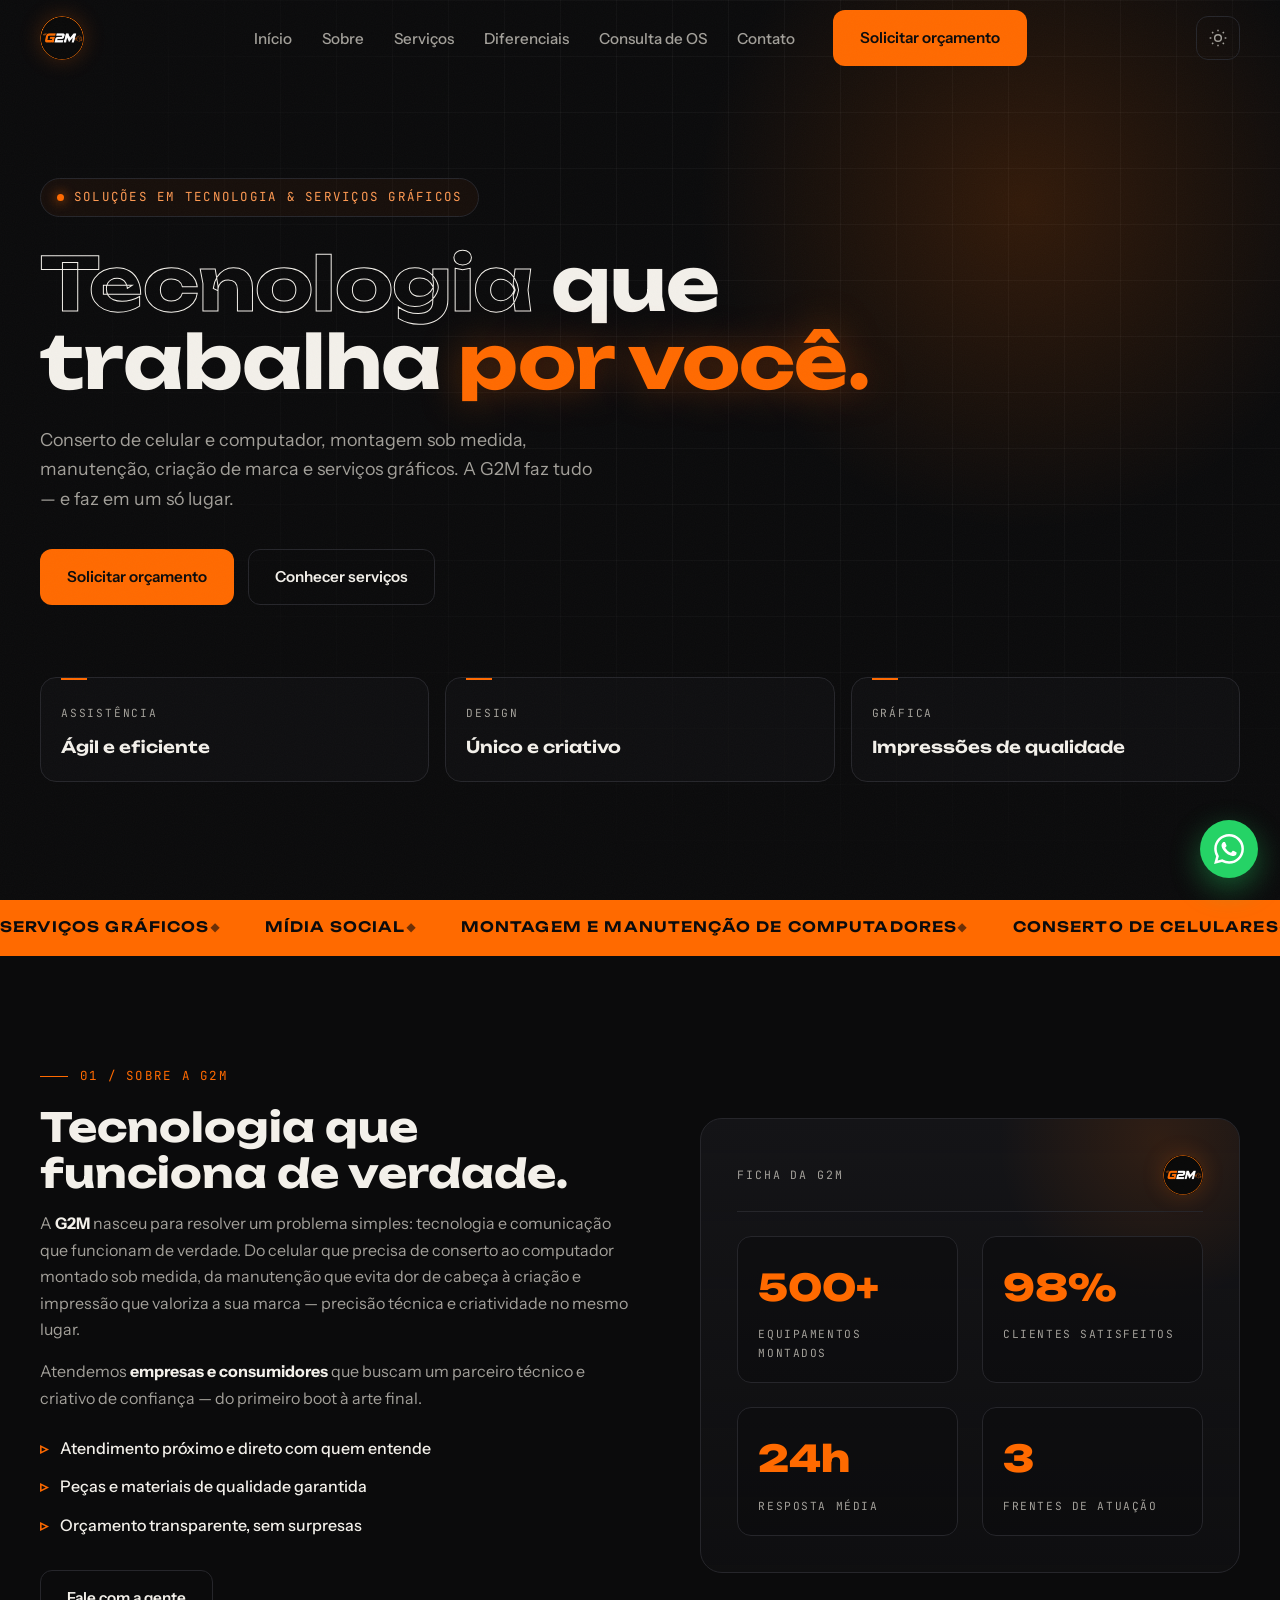
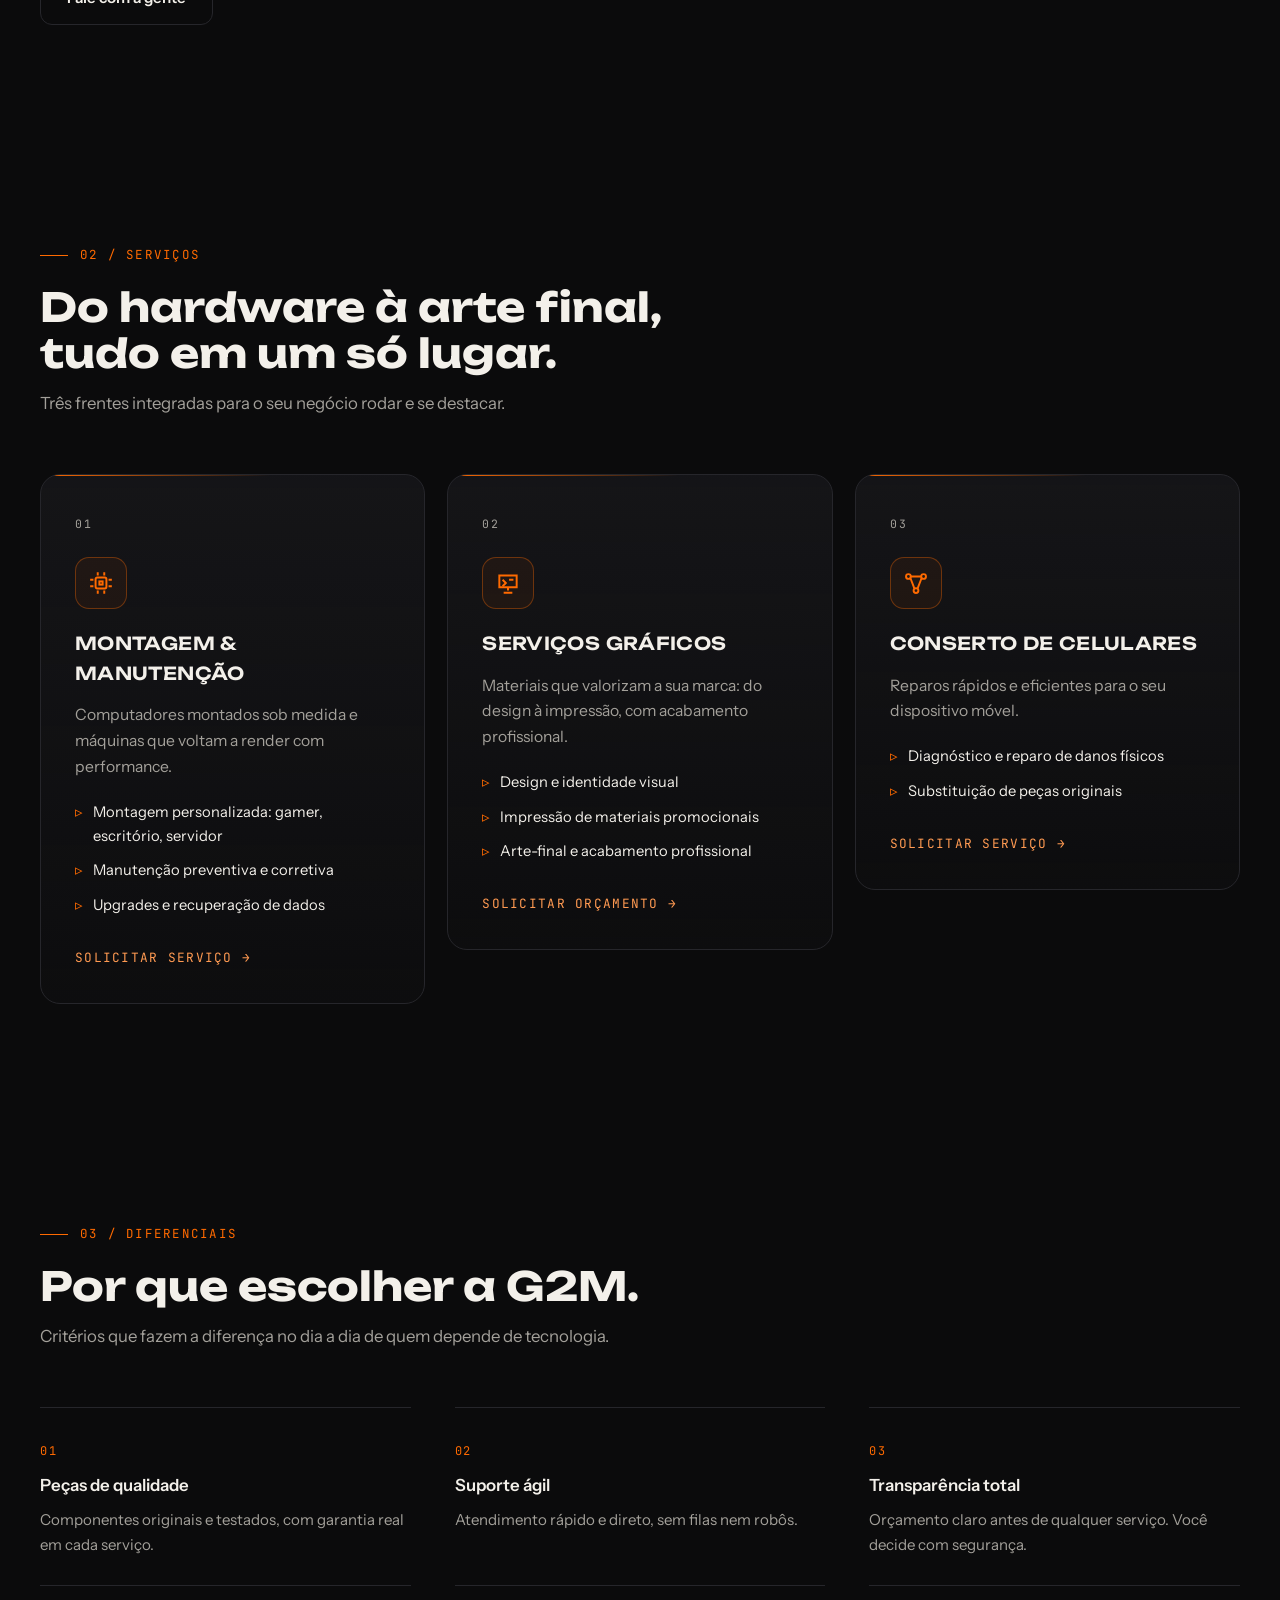
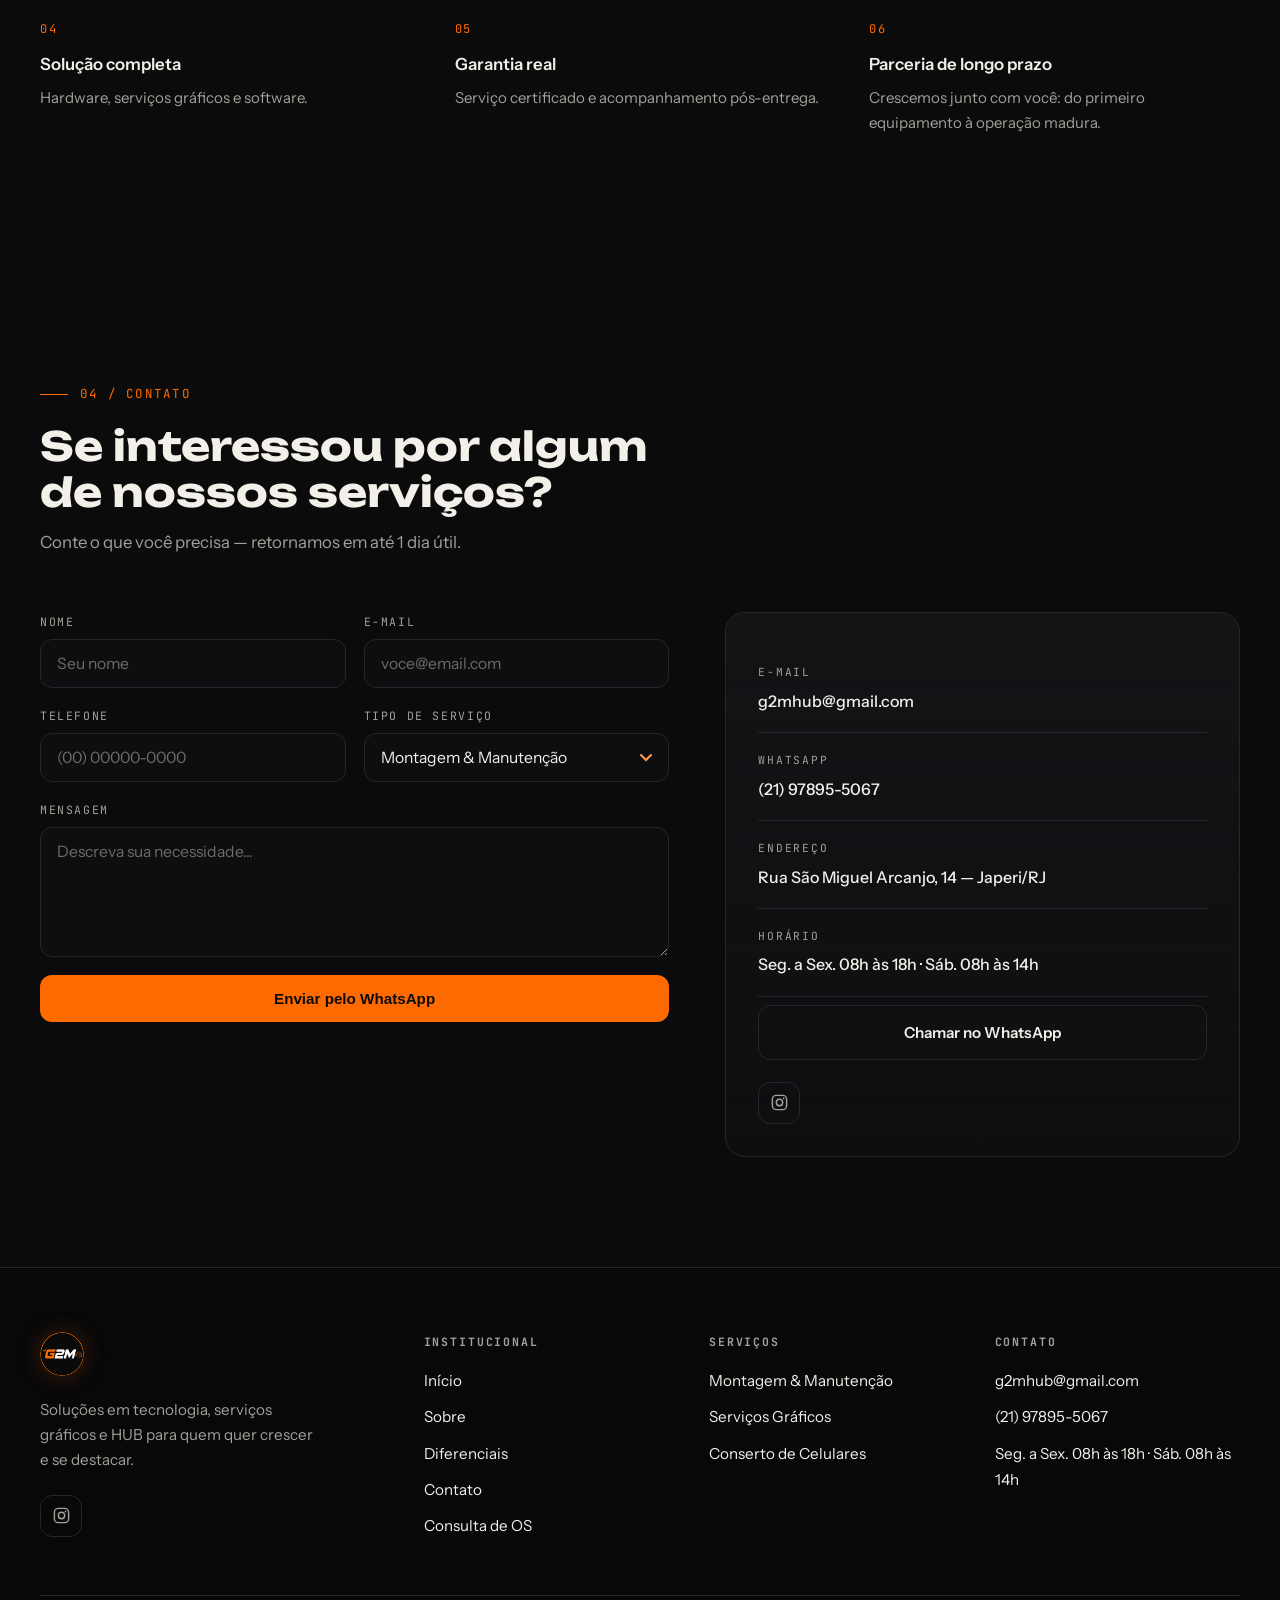
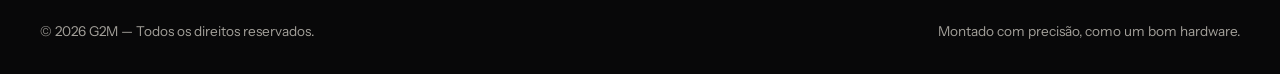
<file: index.html>
<!DOCTYPE html>
<html lang="pt-BR">

<head>
  <meta charset="UTF-8">
  <meta name="viewport" content="width=device-width, initial-scale=1.0">
  <meta name="theme-color" content="#0B0B0C">
  <script>
    (function () {
      var t = localStorage.getItem('theme');
      if (!t) t = 'dark';
      document.documentElement.dataset.theme = t;
      var mc = document.querySelector('meta[name="theme-color"]');
      if (mc) mc.setAttribute('content', t === 'light' ? '#F5F3EE' : '#0B0B0C');
    })();
  </script>
  <title>G2M — Tecnologia, Serviços Gráficos e HUB</title>
  <meta name="description"
    content="A G2M monta, mantém e cria: montagem e manutenção de computadores, serviços gráficos e hub.">
  <meta property="og:type" content="website">
  <meta property="og:locale" content="pt_BR">
  <meta property="og:site_name" content="G2M">
  <meta property="og:title" content="G2M — Tecnologia, Serviços Gráficos e HUB">
  <meta property="og:description"
    content="A G2M conserta, monta, mantém e cria: montagem e manutenção de computadores, serviços gráficos e hub.">
  <meta property="og:image" content="https://g2mhub.com.br/imagens/logo-g2m.png">
  <meta property="og:image:type" content="image/png">
  <meta property="og:url" content="https://g2mhub.com.br/">
  <link rel="icon" type="image/png" href="imagens/logo-g2m.png">
  <link rel="preconnect" href="https://fonts.googleapis.com">
  <link rel="preconnect" href="https://fonts.gstatic.com" crossorigin>
  <link
    href="https://fonts.googleapis.com/css2?family=Unbounded:wght@400;600;700;800&amp;family=Instrument+Sans:wght@400;500;600&amp;family=JetBrains+Mono:wght@400;500;700&amp;display=swap"
    rel="stylesheet">
  <link rel="stylesheet" href="style.css?v=2.1">
</head>

<body>

  <header class="header" id="header">
    <div class="container header-inner">
      <a href="#home" class="logo" aria-label="G2M — página inicial">
        <img src="imagens/logo-g2m.png" alt="G2M" class="logo-img" loading="lazy">
      </a>
      <nav class="nav" aria-label="Navegação principal">
        <ul class="nav-links" id="navLinks">
          <li><a class="nav-link" href="#home">Início</a></li>
          <li><a class="nav-link" href="#sobre">Sobre</a></li>
          <li><a class="nav-link" href="#servicos">Serviços</a></li>
          <li><a class="nav-link" href="#diferenciais">Diferenciais</a></li>
          <li><a class="nav-link" href="https://techfixos.netlify.app/#/consulta" target="_blank" rel="noopener">Consulta de OS</a></li>
          <li><a class="nav-link" href="#contato">Contato</a></li>
          <li><a class="btn btn-primary nav-cta" href="#contato">Solicitar orçamento</a></li>
        </ul>
      </nav>
      <div class="header-actions">
        <button class="theme-btn" id="themeBtn" type="button" aria-label="Alternar tema claro/escuro" aria-pressed="false">
          <svg class="icon-sun" viewBox="0 0 24 24" fill="none" stroke="currentColor" stroke-width="1.8" aria-hidden="true">
            <circle cx="12" cy="12" r="4" />
            <path d="M12 2v2M12 20v2M2 12h2M20 12h2M4.9 4.9l1.4 1.4M17.7 17.7l1.4 1.4M19.1 4.9l-1.4 1.4M6.3 17.7l-1.4 1.4" />
          </svg>
          <svg class="icon-moon" viewBox="0 0 24 24" fill="none" stroke="currentColor" stroke-width="1.8" aria-hidden="true">
            <path d="M21 12.8A9 9 0 1 1 11.2 3a7 7 0 0 0 9.8 9.8z" />
          </svg>
        </button>
        <button class="menu-btn" id="menuBtn" aria-label="Abrir menu" aria-expanded="false" aria-controls="navLinks">
          <span></span><span></span><span></span>
        </button>
      </div>
    </div>
  </header>

  <main>
    <section class="hero" id="home">
      <div class="container hero-inner">
        <span class="badge">Soluções em tecnologia & serviços gráficos</span>
        <h1><span class="h-outline">Tecnologia</span> que trabalha <span class="h-accent">por você.</span></h1>
        <p class="lede">Conserto de celular e computador, montagem sob medida, manutenção, criação de marca e serviços gráficos. A G2M faz tudo — e faz em um só lugar.</p>
        <div class="hero-actions">
          <a class="btn btn-primary" href="#contato">Solicitar orçamento</a>
          <a class="btn btn-ghost" href="#servicos">Conhecer serviços</a>
        </div>
        <div class="hero-specs">
          <div class="spec"><span class="spec-label">Assistência</span><span class="spec-value">Ágil e eficiente</span></div>
          <div class="spec"><span class="spec-label">Design</span><span class="spec-value">Único e criativo</span></div>
          <div class="spec"><span class="spec-label">Gráfica</span><span class="spec-value">Impressões de qualidade</span>
          </div>
        </div>
      </div>
    </section>

    <div class="marquee" aria-hidden="true">
      <div class="marquee-track">
        <div class="marquee-group">
          <span class="marquee-item">Serviços gráficos</span>
          <span class="marquee-item">Mídia social</span>
          <span class="marquee-item">Montagem e Manutenção de computadores</span>
          <span class="marquee-item">Conserto de celulares</span>
        </div>
        <div class="marquee-group">
          <span class="marquee-item">Serviços gráficos</span>
          <span class="marquee-item">Mídia social</span>
          <span class="marquee-item">Montagem e Manutenção de computadores</span>
          <span class="marquee-item">Conserto de celulares</span>
        </div>
        <div class="marquee-group">
          <span class="marquee-item">Serviços gráficos</span>
          <span class="marquee-item">Mídia social</span>
          <span class="marquee-item">Montagem e Manutenção de computadores</span>
          <span class="marquee-item">Conserto de celulares</span>
        </div>
        <div class="marquee-group">
          <span class="marquee-item">Serviços gráficos</span>
          <span class="marquee-item">Mídia social</span>
          <span class="marquee-item">Montagem e Manutenção de computadores</span>
          <span class="marquee-item">Conserto de celulares</span>
        </div>
      </div>
    </div>

    <section class="section" id="sobre">
      <div class="container">
        <div class="about-grid">
          <div class="about-copy reveal">
            <span class="sec-label">01 / Sobre a G2M</span>
            <h2 class="sec-title">Tecnologia que funciona de verdade.</h2>
            <p>A <strong>G2M</strong> nasceu para resolver um problema simples: tecnologia e comunicação que funcionam de verdade. Do celular que precisa de conserto ao computador montado sob medida, da manutenção que evita dor de cabeça à criação e impressão que valoriza a sua marca — precisão técnica e criatividade no mesmo lugar.</p>
            <p>Atendemos <strong>empresas e consumidores</strong> que buscam um parceiro técnico e criativo de confiança
              — do primeiro boot à arte final.</p>
            <ul class="about-list">
              <li>Atendimento próximo e direto com quem entende</li>
              <li>Peças e materiais de qualidade garantida</li>
              <li>Orçamento transparente, sem surpresas</li>
            </ul>
            <a class="btn btn-ghost" href="#contato">Fale com a gente</a>
          </div>
          <div class="panel reveal" style="--d:.15s">
            <div class="panel-top"><span>Ficha da G2M</span><img src="imagens/logo-g2m.png" alt="" class="logo-img" loading="lazy">
            </div>
            <div class="stats">
              <div class="stat"><span class="stat-num">500+</span><span class="stat-label">equipamentos montados</span>
              </div>
              <div class="stat"><span class="stat-num">98%</span><span class="stat-label">clientes satisfeitos</span>
              </div>
              <div class="stat"><span class="stat-num">24h</span><span class="stat-label">resposta média</span></div>
              <div class="stat"><span class="stat-num">3</span><span class="stat-label">frentes de atuação</span></div>
            </div>
          </div>
        </div>
      </div>
    </section>

    <section class="section" id="servicos">
      <div class="container">
        <div class="sec-head reveal">
          <span class="sec-label">02 / Serviços</span>
          <h2 class="sec-title">Do hardware à arte final, tudo em um só lugar.</h2>
          <p class="sec-desc">Três frentes integradas para o seu negócio rodar e se destacar.</p>
        </div>
        <div class="cards">
          <article class="card reveal">
            <span class="card-index">01</span>
            <div class="card-icon" aria-hidden="true">
              <svg viewBox="0 0 24 24" fill="none" stroke="currentColor" stroke-width="1.8">
                <rect x="7" y="7" width="10" height="10" rx="1.5" />
                <rect x="10.5" y="10.5" width="3" height="3" />
                <path d="M9 2v3M15 2v3M9 19v3M15 19v3M2 9h3M2 15h3M19 9h3M19 15h3" />
              </svg>
            </div>
            <h3>Montagem & Manutenção</h3>
            <p>Computadores montados sob medida e máquinas que voltam a render com performance.</p>
            <ul>
              <li>Montagem personalizada: gamer, escritório, servidor</li>
              <li>Manutenção preventiva e corretiva</li>
              <li>Upgrades e recuperação de dados</li>
            </ul>
            <a class="card-link" href="#contato">Solicitar serviço →</a>
          </article>
          <article class="card reveal" style="--d:.12s">
            <span class="card-index">02</span>
            <div class="card-icon" aria-hidden="true">
              <svg viewBox="0 0 24 24" fill="none" stroke="currentColor" stroke-width="1.8">
                <path d="M4 5h16v11H4z" />
                <path d="M12 16v3M8 21h8" />
                <path d="M7 9l3 3-3 3M13 9h4" />
              </svg>
            </div>
            <h3>Serviços Gráficos</h3>
            <p>Materiais que valorizam a sua marca: do design à impressão, com acabamento profissional.</p>
            <ul>
              <li>Design e identidade visual</li>
              <li>Impressão de materiais promocionais</li>
              <li>Arte-final e acabamento profissional</li>
            </ul>
            <a class="card-link" href="#contato">Solicitar orçamento →</a>
          </article>
          <article class="card reveal" style="--d:.24s">
            <span class="card-index">03</span>
            <div class="card-icon" aria-hidden="true">
              <svg viewBox="0 0 24 24" fill="none" stroke="currentColor" stroke-width="1.8">
                <circle cx="5" cy="6" r="2.2" />
                <circle cx="19" cy="6" r="2.2" />
                <circle cx="12" cy="19" r="2.2" />
                <path d="M6.8 7.4l3.6 9.4M17.2 7.4l-3.6 9.4M7.2 6h9.6" />
              </svg>
            </div>
            <h3>Conserto de Celulares</h3>
            <p>Reparos rápidos e eficientes para o seu dispositivo móvel.</p>
            <ul>
              <li>Diagnóstico e reparo de danos físicos</li>
              <li>Substituição de peças originais</li>
            </ul>
            <a class="card-link" href="#contato">Solicitar serviço →</a>
          </article>
        </div>
      </div>
    </section>

    <section class="section" id="diferenciais">
      <div class="container">
        <div class="sec-head reveal">
          <span class="sec-label">03 / Diferenciais</span>
          <h2 class="sec-title">Por que escolher a G2M.</h2>
          <p class="sec-desc">Critérios que fazem a diferença no dia a dia de quem depende de tecnologia.</p>
        </div>
        <div class="diff-list">
          <div class="diff reveal"><span class="diff-num">01</span>
            <h3>Peças de qualidade</h3>
            <p>Componentes originais e testados, com garantia real em cada serviço.</p>
          </div>
          <div class="diff reveal" style="--d:.06s"><span class="diff-num">02</span>
            <h3>Suporte ágil</h3>
            <p>Atendimento rápido e direto, sem filas nem robôs.</p>
          </div>
          <div class="diff reveal" style="--d:.12s"><span class="diff-num">03</span>
            <h3>Transparência total</h3>
            <p>Orçamento claro antes de qualquer serviço. Você decide com segurança.</p>
          </div>
          <div class="diff reveal" style="--d:.18s"><span class="diff-num">04</span>
            <h3>Solução completa</h3>
            <p>Hardware, serviços gráficos e software.</p>
          </div>
          <div class="diff reveal" style="--d:.24s"><span class="diff-num">05</span>
            <h3>Garantia real</h3>
            <p>Serviço certificado e acompanhamento pós-entrega.</p>
          </div>
          <div class="diff reveal" style="--d:.30s"><span class="diff-num">06</span>
            <h3>Parceria de longo prazo</h3>
            <p>Crescemos junto com você: do primeiro equipamento à operação madura.</p>
          </div>
        </div>
      </div>
    </section>

    <section class="section" id="contato">
      <div class="container">
        <div class="sec-head reveal">
          <span class="sec-label">04 / Contato</span>
          <h2 class="sec-title">Se interessou por algum de nossos serviços?</h2>
          <p class="sec-desc">Conte o que você precisa — retornamos em até 1 dia útil.</p>
        </div>
        <div class="contact-grid">
          <form class="form reveal" id="contactForm" novalidate>
            <div class="field">
              <label for="nome">Nome</label>
              <input id="nome" name="nome" type="text" placeholder="Seu nome" required>
            </div>
            <div class="field">
              <label for="email">E-mail</label>
              <input id="email" name="email" type="email" placeholder="voce@email.com" required>
            </div>
            <div class="field">
              <label for="telefone">Telefone</label>
              <input id="telefone" name="telefone" type="tel" placeholder="(00) 00000-0000">
            </div>
            <div class="field">
              <label for="servico">Tipo de serviço</label>
              <select id="servico" name="servico">
                <option>Montagem & Manutenção</option>
                <option>Serviços Gráficos</option>
                <option>Conserto de Celulares</option>
                <option>Outro</option>
              </select>
            </div>
            <div class="field full">
              <label for="mensagem">Mensagem</label>
              <textarea id="mensagem" name="mensagem" placeholder="Descreva sua necessidade..." required></textarea>
            </div>
            <div class="form-success" id="formSuccess" role="status">✅ Mensagem preparada! Você será direcionado ao
              nosso WhatsApp.</div>
            <div class="field full">
              <button class="btn btn-primary btn-block" type="submit">Enviar pelo WhatsApp</button>
            </div>
          </form>
          <aside class="info-card reveal" style="--d:.15s">
            <div class="info-item"><span>E-mail</span><a href="mailto:g2mhub@gmail.com">g2mhub@gmail.com</a></div>
            <div class="info-item"><span>WhatsApp</span><a href="https://wa.me/5521978955067" target="_blank"
                rel="noopener">(21) 97895-5067</a></div>
            <div class="info-item"><span>Endereço</span>
              <p>Rua São Miguel Arcanjo, 14 — Japeri/RJ</p>
            </div>
            <div class="info-item"><span>Horário</span>
              <p>Seg. a Sex. 08h às 18h · Sáb. 08h às 14h</p>
            </div>
            <a class="btn btn-ghost info-cta btn-block" href="https://wa.me/5521978955067" target="_blank" rel="noopener">Chamar no WhatsApp</a>
            <div class="social-row">
              <a class="social" href="https://instagram.com/g2mhub" target="_blank" rel="noopener"
                aria-label="Instagram da G2M" title="Instagram">
                <svg viewBox="0 0 24 24" fill="none" stroke="currentColor" stroke-width="1.8">
                  <rect x="3" y="3" width="18" height="18" rx="5" />
                  <circle cx="12" cy="12" r="4" />
                  <circle cx="17.2" cy="6.8" r="1.1" fill="currentColor" stroke="none" />
                </svg>
              </a>
            </div>
          </aside>
        </div>
      </div>
    </section>
  </main>

  <footer class="footer">
    <div class="container">
      <div class="footer-grid">
        <div>
          <a href="#home" class="logo" aria-label="G2M — página inicial">
            <img src="imagens/logo-g2m.png" alt="G2M" class="logo-img" loading="lazy">
          </a>
          <p>Soluções em tecnologia, serviços gráficos e HUB para quem quer crescer e se destacar.</p>
          <div class="social-row">
            <a class="social" href="https://instagram.com/g2mhub" target="_blank" rel="noopener"
              aria-label="Instagram da G2M" title="Instagram">
              <svg viewBox="0 0 24 24" fill="none" stroke="currentColor" stroke-width="1.8">
                <rect x="3" y="3" width="18" height="18" rx="5" />
                <circle cx="12" cy="12" r="4" />
                <circle cx="17.2" cy="6.8" r="1.1" fill="currentColor" stroke="none" />
              </svg>
            </a>
          </div>
        </div>
        <div>
          <h4>Institucional</h4>
          <ul>
            <li><a href="#home">Início</a></li>
            <li><a href="#sobre">Sobre</a></li>
            <li><a href="#diferenciais">Diferenciais</a></li>
            <li><a href="#contato">Contato</a></li>
            <li><a href="https://techfixos.netlify.app/#/consulta" target="_blank" rel="noopener">Consulta de OS</a></li>
          </ul>
        </div>
        <div>
          <h4>Serviços</h4>
          <ul>
            <li><a href="#servicos">Montagem & Manutenção</a></li>
            <li><a href="#servicos">Serviços Gráficos</a></li>
            <li><a href="#servicos">Conserto de Celulares</a></li>
          </ul>
        </div>
        <div>
          <h4>Contato</h4>
          <ul>
            <li><a href="mailto:g2mhub@gmail.com">g2mhub@gmail.com</a></li>
            <li><a href="https://wa.me/5521978955067" target="_blank" rel="noopener">(21) 97895-5067</a></li>
            <li><a href="#contato">Seg. a Sex. 08h às 18h · Sáb. 08h às 14h</a></li>
          </ul>
        </div>
      </div>
      <div class="footer-bottom">
        <span>© <span id="year"></span> G2M — Todos os direitos reservados.</span>
        <span>Montado com precisão, como um bom hardware.</span>
      </div>
    </div>
  </footer>

  <a class="whatsapp-float" href="https://wa.me/5521978955067" target="_blank" rel="noopener"
    aria-label="Falar com a G2M no WhatsApp">
    <svg viewBox="0 0 24 24" fill="currentColor">
      <path
        d="M17.472 14.382c-.297-.149-1.758-.867-2.03-.967-.273-.099-.471-.148-.67.15-.197.297-.767.966-.94 1.164-.173.199-.347.223-.644.075-.297-.15-1.255-.463-2.39-1.475-.883-.788-1.48-1.761-1.653-2.059-.173-.297-.018-.458.13-.606.134-.133.298-.347.446-.52.149-.174.198-.298.298-.497.099-.198.05-.371-.025-.52-.075-.149-.669-1.612-.916-2.207-.242-.579-.487-.5-.669-.51-.173-.008-.371-.01-.57-.01-.198 0-.52.074-.792.372-.272.297-1.04 1.016-1.04 2.479 0 1.462 1.065 2.875 1.213 3.074.149.198 2.096 3.2 5.077 4.487.709.306 1.262.489 1.694.625.712.227 1.36.195 1.871.118.571-.085 1.758-.719 2.006-1.413.248-.694.248-1.289.173-1.413-.074-.124-.272-.198-.57-.347m-5.421 7.403h-.004a9.87 9.87 0 01-5.031-1.378l-.361-.214-3.741.982.998-3.648-.235-.374a9.86 9.86 0 01-1.51-5.26c.001-5.45 4.436-9.884 9.888-9.884 2.64 0 5.122 1.03 6.988 2.898a9.825 9.825 0 012.893 6.994c-.003 5.45-4.437 9.884-9.885 9.884m8.413-18.297A11.815 11.815 0 0012.05 0C5.495 0 .16 5.335.157 11.892c0 2.096.547 4.142 1.588 5.945L.057 24l6.305-1.654a11.882 11.882 0 005.683 1.448h.005c6.554 0 11.89-5.335 11.893-11.893a11.821 11.821 0 00-3.48-8.413z" />
    </svg>
  </a>

  <script>
    const header = document.getElementById('header');
    const onScroll = () => header.classList.toggle('scrolled', window.scrollY > 12);
    window.addEventListener('scroll', onScroll, { passive: true });
    onScroll();

    const menuBtn = document.getElementById('menuBtn');
    const menuLinks = document.querySelectorAll('.nav-links a');
    const setMenu = open => {
      document.body.classList.toggle('nav-open', open);
      menuBtn.setAttribute('aria-expanded', String(open));
      menuBtn.setAttribute('aria-label', open ? 'Fechar menu' : 'Abrir menu');
    };
    menuBtn.addEventListener('click', () => setMenu(!document.body.classList.contains('nav-open')));
    menuLinks.forEach(a => a.addEventListener('click', () => {
      setMenu(false);
      // Re-focus after a tick: em alguns webviews a navegação por âncora rouba o foco do botão.
      setTimeout(() => menuBtn.focus(), 0);
    }));
    document.addEventListener('keydown', e => {
      if (e.key === 'Escape' && document.body.classList.contains('nav-open')) {
        setMenu(false);
        menuBtn.focus();
      }
    });
    const mobileMq = window.matchMedia('(max-width: 960px)');
    const onMqChange = e => { if (!e.matches) setMenu(false); };
    if (mobileMq.addEventListener) mobileMq.addEventListener('change', onMqChange);
    else if (mobileMq.addListener) mobileMq.addListener(onMqChange);

    const rootEl = document.documentElement;
    const themeBtn = document.getElementById('themeBtn');
    const themeColor = document.querySelector('meta[name="theme-color"]');
    const syncTheme = theme => {
      rootEl.dataset.theme = theme;
      themeBtn.setAttribute('aria-pressed', String(theme === 'light'));
      if (themeColor) themeColor.setAttribute('content', theme === 'light' ? '#F5F3EE' : '#0B0B0C');
    };
    themeBtn.addEventListener('click', () => {
      const next = rootEl.dataset.theme === 'light' ? 'dark' : 'light';
      syncTheme(next);
      localStorage.setItem('theme', next);
    });
    syncTheme(rootEl.dataset.theme);

    if ('IntersectionObserver' in window) {
      const io = new IntersectionObserver(entries => entries.forEach(e => {
        if (e.isIntersecting) { e.target.classList.add('in'); io.unobserve(e.target); }
      }), { threshold: .12, rootMargin: '0px 0px -40px' });
      document.querySelectorAll('.reveal').forEach(el => io.observe(el));
    } else {
      document.querySelectorAll('.reveal').forEach(el => el.classList.add('in'));
    }

    const form = document.getElementById('contactForm');
    form.addEventListener('submit', e => {
      e.preventDefault();
      if (!form.checkValidity()) { form.reportValidity(); return; }
      const nome = document.getElementById('nome').value.trim();
      const email = document.getElementById('email').value.trim();
      const telefone = document.getElementById('telefone').value.trim();
      const servico = document.getElementById('servico').value;
      const mensagem = document.getElementById('mensagem').value.trim();
      const texto = `Olá, G2M! Meu nome é ${nome}.\n\nE-mail: ${email}\nTelefone: ${telefone}\nServiço: ${servico}\n\n${mensagem}`;
      const url = `https://wa.me/5521978955067?text=${encodeURIComponent(texto)}`;
      const win = window.open(url, '_blank');
      if (win) win.opener = null;
      else window.location.href = url;
      const ok = document.getElementById('formSuccess');
      ok.classList.add('show');
      form.reset();
      setTimeout(() => ok.classList.remove('show'), 6000);
    });

    document.getElementById('year').textContent = new Date().getFullYear();
  </script>
</body>

</html>
</file>
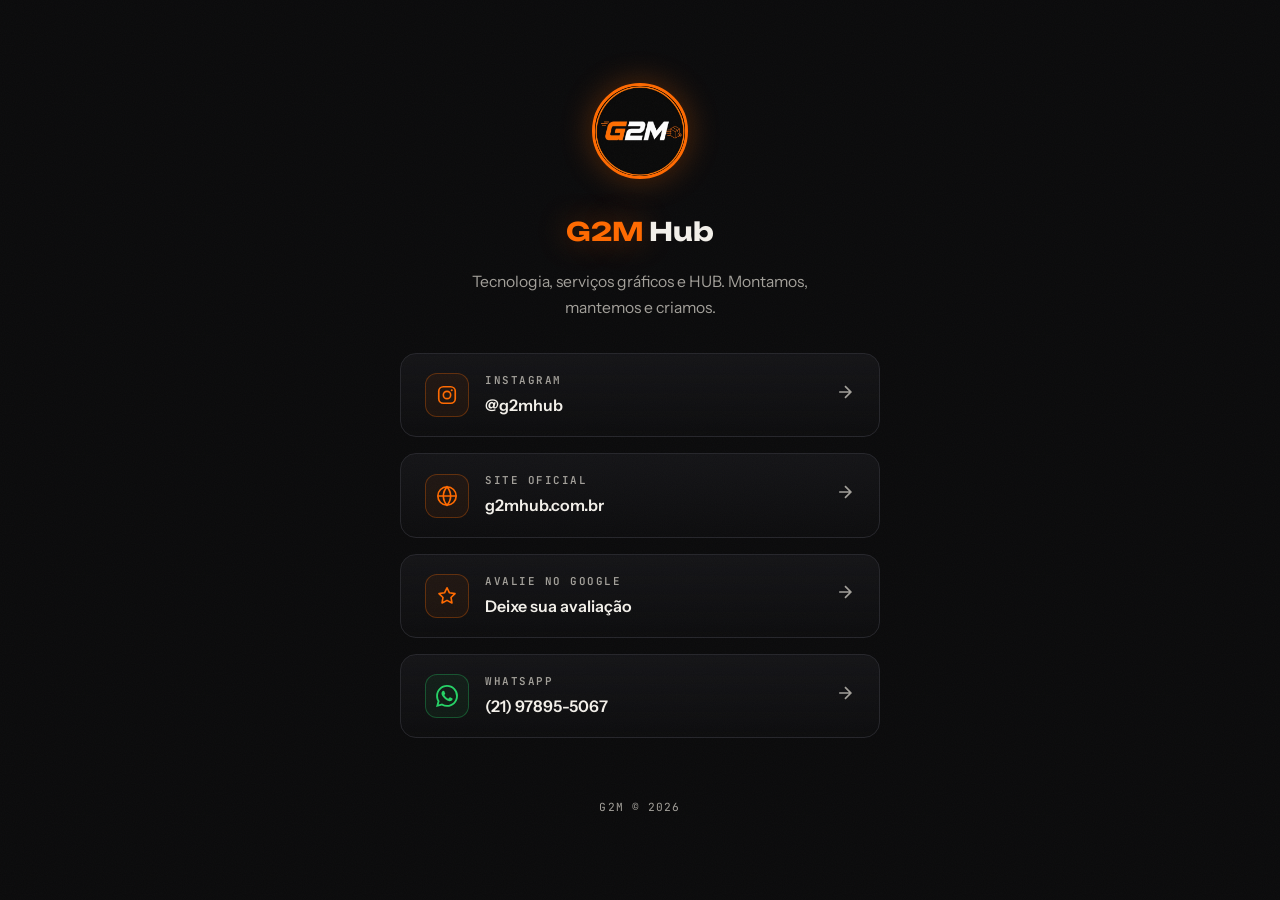
<file: lktree.html>
<!DOCTYPE html>
<html lang="pt-BR">

<head>
  <meta charset="UTF-8">
  <meta name="viewport" content="width=device-width, initial-scale=1.0">
  <meta name="theme-color" content="#0B0B0C">
  <title>G2M — Links</title>
  <meta name="description" content="Links oficiais da G2M: Instagram, site, avaliação no Google e WhatsApp.">
  <meta property="og:type" content="website">
  <meta property="og:locale" content="pt_BR">
  <meta property="og:site_name" content="G2M">
  <meta property="og:title" content="G2M — Links">
  <meta property="og:description" content="Links oficiais da G2M: Instagram, site, avaliação no Google e WhatsApp.">
  <meta property="og:image" content="https://g2mhub.com.br/imagens/logo-g2m.png">
  <meta property="og:image:type" content="image/png">
  <meta property="og:url" content="https://g2mhub.com.br/lktree.html">
  <link rel="icon" type="image/png" href="imagens/logo-g2m.png">
  <link rel="preconnect" href="https://fonts.googleapis.com">
  <link rel="preconnect" href="https://fonts.gstatic.com" crossorigin>
  <link
    href="https://fonts.googleapis.com/css2?family=Unbounded:wght@400;600;700;800&family=Instrument+Sans:wght@400;500;600&family=JetBrains+Mono:wght@400;500;700&display=swap"
    rel="stylesheet">
  <link rel="stylesheet" href="stylec.css">
</head>

<body>
  <main class="container">
    <div class="lktree">
      <img class="lktree-avatar reveal" src="imagens/logo-g2m.png" alt="G2M" loading="lazy">

      <h1 class="lktree-name reveal reveal-delay-08">
        <span class="h-accent">G2M</span> Hub
      </h1>

      <p class="lktree-desc reveal reveal-delay-14">
        Tecnologia, serviços gráficos e HUB. Montamos, mantemos e criamos.
      </p>

      <div class="lktree-links">
        <a class="lktree-link reveal reveal-delay-20" href="https://www.instagram.com/g2mhub/" target="_blank" rel="noopener">
          <span class="lktree-link-icon" aria-hidden="true">
            <svg viewBox="0 0 24 24" fill="none" stroke="currentColor" stroke-width="1.8">
              <rect x="3" y="3" width="18" height="18" rx="5" />
              <circle cx="12" cy="12" r="4" />
              <circle cx="17.2" cy="6.8" r="1.1" fill="currentColor" stroke="none" />
            </svg>
          </span>
          <span class="lktree-link-content">
            <span class="lktree-link-label">Instagram</span>
            <span class="lktree-link-text">@g2mhub</span>
          </span>
          <span class="lktree-link-arrow" aria-hidden="true">
            <svg viewBox="0 0 24 24" fill="none" stroke="currentColor" stroke-width="2" width="20" height="20">
              <path d="M5 12h14M12 5l7 7-7 7" />
            </svg>
          </span>
        </a>

        <a class="lktree-link reveal reveal-delay-28" href="https://g2mhub.com.br/" target="_blank" rel="noopener">
          <span class="lktree-link-icon" aria-hidden="true">
            <svg viewBox="0 0 24 24" fill="none" stroke="currentColor" stroke-width="1.8">
              <circle cx="12" cy="12" r="10" />
              <path d="M2 12h20M12 2a15.3 15.3 0 014 10 15.3 15.3 0 01-4 10 15.3 15.3 0 01-4-10 15.3 15.3 0 014-10z" />
            </svg>
          </span>
          <span class="lktree-link-content">
            <span class="lktree-link-label">Site oficial</span>
            <span class="lktree-link-text">g2mhub.com.br</span>
          </span>
          <span class="lktree-link-arrow" aria-hidden="true">
            <svg viewBox="0 0 24 24" fill="none" stroke="currentColor" stroke-width="2" width="20" height="20">
              <path d="M5 12h14M12 5l7 7-7 7" />
            </svg>
          </span>
        </a>

        <a class="lktree-link reveal reveal-delay-36" href="https://g.page/r/CXOZIp-TIPeOEBM/review" target="_blank" rel="noopener">
          <span class="lktree-link-icon" aria-hidden="true">
            <svg viewBox="0 0 24 24" fill="none" stroke="currentColor" stroke-width="1.8" stroke-linecap="round" stroke-linejoin="round">
              <path d="m12 3 2.7 5.47 6.03.88-4.36 4.25 1.03 6.01L12 16.77l-5.4 2.84 1.03-6.01-4.36-4.25 6.03-.88L12 3z" />
            </svg>
          </span>
          <span class="lktree-link-content">
            <span class="lktree-link-label">Avalie no Google</span>
            <span class="lktree-link-text">Deixe sua avaliação</span>
          </span>
          <span class="lktree-link-arrow" aria-hidden="true">
            <svg viewBox="0 0 24 24" fill="none" stroke="currentColor" stroke-width="2" width="20" height="20">
              <path d="M5 12h14M12 5l7 7-7 7" />
            </svg>
          </span>
        </a>

        <a class="lktree-link reveal reveal-delay-44" href="https://wa.me/5521978955067" target="_blank" rel="noopener">
          <span class="lktree-link-icon lktree-link-icon-whatsapp" aria-hidden="true">
            <svg viewBox="0 0 24 24" fill="currentColor">
              <path
                d="M17.472 14.382c-.297-.149-1.758-.867-2.03-.967-.273-.099-.471-.148-.67.15-.197.297-.767.966-.94 1.164-.173.199-.347.223-.644.075-.297-.15-1.255-.463-2.39-1.475-.883-.788-1.48-1.761-1.653-2.059-.173-.297-.018-.458.13-.606.134-.133.298-.347.446-.52.149-.174.198-.298.298-.497.099-.198.05-.371-.025-.52-.075-.149-.669-1.612-.916-2.207-.242-.579-.487-.5-.669-.51-.173-.008-.371-.01-.57-.01-.198 0-.52.074-.792.372-.272.297-1.04 1.016-1.04 2.479 0 1.462 1.065 2.875 1.213 3.074.149.198 2.096 3.2 5.077 4.487.709.306 1.262.489 1.694.625.712.227 1.36.195 1.871.118.571-.085 1.758-.719 2.006-1.413.248-.694.248-1.289.173-1.413-.074-.124-.272-.198-.57-.347m-5.421 7.403h-.004a9.87 9.87 0 01-5.031-1.378l-.361-.214-3.741.982.998-3.648-.235-.374a9.86 9.86 0 01-1.51-5.26c.001-5.45 4.436-9.884 9.888-9.884 2.64 0 5.122 1.03 6.988 2.898a9.825 9.825 0 012.893 6.994c-.003 5.45-4.437 9.884-9.885 9.884m8.413-18.297A11.815 11.815 0 0012.05 0C5.495 0 .16 5.335.157 11.892c0 2.096.547 4.142 1.588 5.945L.057 24l6.305-1.654a11.882 11.882 0 005.683 1.448h.005c6.554 0 11.89-5.335 11.893-11.893a11.821 11.821 0 00-3.48-8.413z" />
            </svg>
          </span>
          <span class="lktree-link-content">
            <span class="lktree-link-label">WhatsApp</span>
            <span class="lktree-link-text">(21) 97895-5067</span>
          </span>
          <span class="lktree-link-arrow" aria-hidden="true">
            <svg viewBox="0 0 24 24" fill="none" stroke="currentColor" stroke-width="2" width="20" height="20">
              <path d="M5 12h14M12 5l7 7-7 7" />
            </svg>
          </span>
        </a>
      </div>


      
      <div class="lktree-footer reveal reveal-delay-52">
        <p class="lktree-powered">G2M &copy; <span id="year"></span></p>
      </div>
    </div>
  </main>

  <script>
    if ('IntersectionObserver' in window) {
      const io = new IntersectionObserver(entries => entries.forEach(e => {
        if (e.isIntersecting) { e.target.classList.add('in'); io.unobserve(e.target); }
      }), { threshold: .12, rootMargin: '0px 0px -40px' });
      document.querySelectorAll('.reveal').forEach(el => io.observe(el));
    } else {
      document.querySelectorAll('.reveal').forEach(el => el.classList.add('in'));
    }

    document.getElementById('year').textContent = new Date().getFullYear();
  </script>
</body>

</html>
</file>
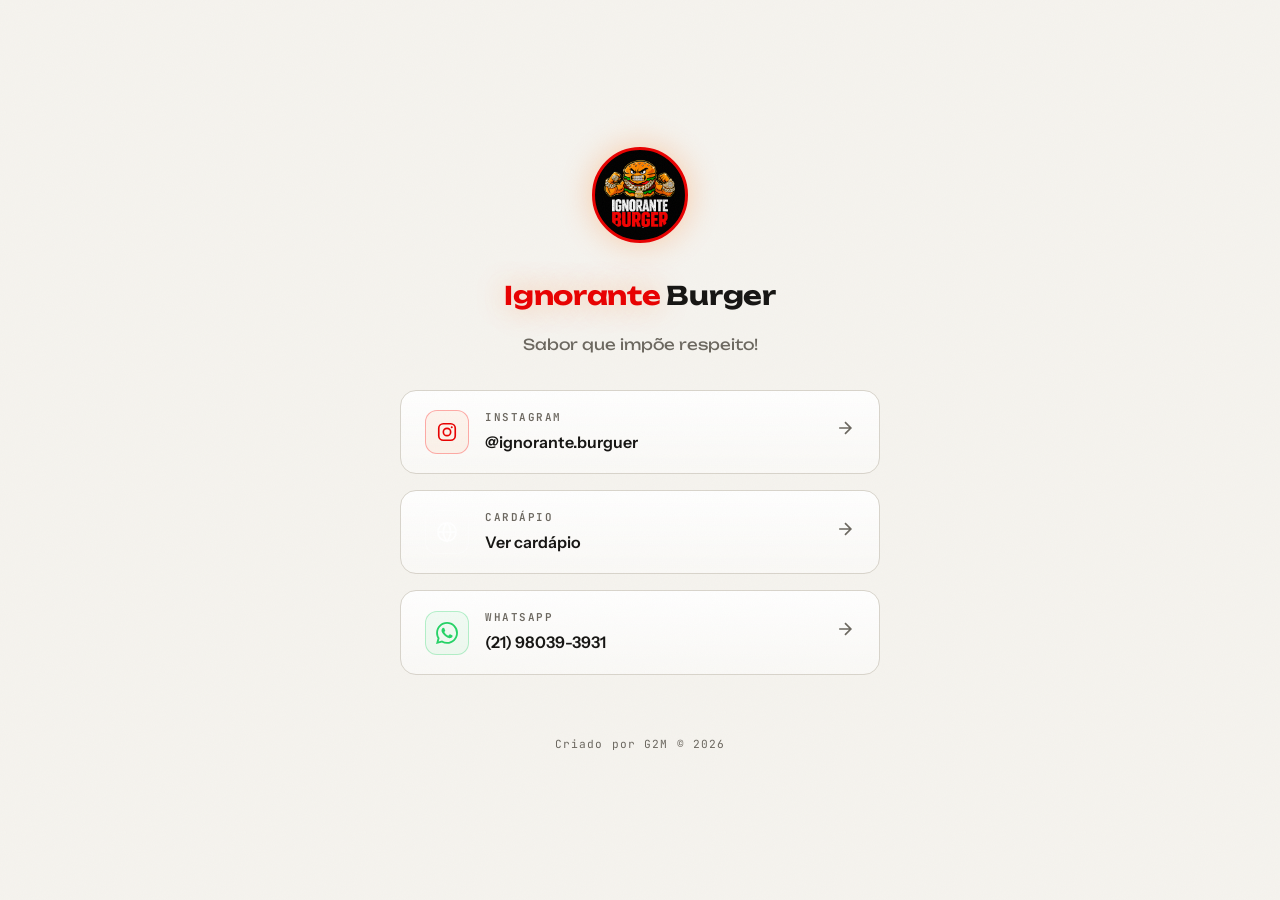
<file: clientes/ib/ib.html>
<!DOCTYPE html>
<html lang="pt-BR">

<head>
  <meta charset="UTF-8">
  <meta name="viewport" content="width=device-width, initial-scale=1.0">
  <meta name="theme-color" content="#0B0B0C">
  <title>Ignorante Burger — Links</title>
  <meta name="description" content="Links: Instagram, cardápio e WhatsApp.">
  <meta property="og:type" content="website">
  <meta property="og:locale" content="pt_BR">
  <meta property="og:site_name" content="Ignorante Burger">
  <meta property="og:title" content="Ignorante Burger — Links">
  <meta property="og:description" content="Links: Instagram, cardápio e WhatsApp.">
  <meta property="og:image" content="https://g2mhub.com.br/clintes/ib/imagens/logo.png">
  <meta property="og:image:type" content="image/png">
  <meta property="og:url" content="https://g2mhub.com.br/clintes/ib/ib.html">
  <link rel="icon" type="image/png" href="imagens/icone.png">
  <link rel="preconnect" href="https://fonts.googleapis.com">
  <link rel="preconnect" href="https://fonts.gstatic.com" crossorigin>
  <link
    href="https://fonts.googleapis.com/css2?family=Unbounded:wght@400;600;700;800&family=Instrument+Sans:wght@400;500;600&family=JetBrains+Mono:wght@400;500;700&display=swap"
    rel="stylesheet">
  <link rel="stylesheet" href="style.css">
</head>

<body class="lktree-page">
  <main class="container">
    <div class="lktree">
      <img class="lktree-avatar reveal" src="imagens/logo.png" alt="Ignorante Burger" loading="lazy">

      <h1 class="lktree-name reveal">
        <span class="h-accent">Ignorante</span> Burger
      </h1>

      <p class="lktree-desc reveal">
        Sabor que impõe respeito!
      </p>

      <div class="lktree-links">
        <a class="lktree-link reveal" href="https://www.instagram.com/ignorante.burguer/" target="_blank" rel="noopener">
          <span class="lktree-link-icon" aria-hidden="true">
            <svg viewBox="0 0 24 24" fill="none" stroke="currentColor" stroke-width="1.8">
              <rect x="3" y="3" width="18" height="18" rx="5" />
              <circle cx="12" cy="12" r="4" />
              <circle cx="17.2" cy="6.8" r="1.1" fill="currentColor" stroke="none" />
            </svg>
          </span>
          <span class="lktree-link-content">
            <span class="lktree-link-label">Instagram</span>
            <span class="lktree-link-text">@ignorante.burguer</span>
          </span>
          <span class="lktree-link-arrow" aria-hidden="true">
            <svg viewBox="0 0 24 24" fill="none" stroke="currentColor" stroke-width="2" width="20" height="20">
              <path d="M5 12h14M12 5l7 7-7 7" />
            </svg>
          </span>
        </a>

        <a class="lktree-link lktree-link--menu reveal" href="cardapio.html" target="_blank" rel="noopener">
          <span class="lktree-link-icon lktree-link-icon--menu" aria-hidden="true">
            <svg viewBox="0 0 24 24" fill="none" stroke="currentColor" stroke-width="1.8">
              <circle cx="12" cy="12" r="10" />
              <path d="M2 12h20M12 2a15.3 15.3 0 014 10 15.3 15.3 0 01-4 10 15.3 15.3 0 01-4-10 15.3 15.3 0 014-10z" />
            </svg>
          </span>
          <span class="lktree-link-content">
            <span class="lktree-link-label">Cardápio</span>
            <span class="lktree-link-text">Ver cardápio</span>
          </span>
          <span class="lktree-link-arrow" aria-hidden="true">
            <svg viewBox="0 0 24 24" fill="none" stroke="currentColor" stroke-width="2" width="20" height="20">
              <path d="M5 12h14M12 5l7 7-7 7" />
            </svg>
          </span>
        </a>

        <a class="lktree-link lktree-link--wa reveal" href="https://wa.me/5521980393931" target="_blank" rel="noopener">
          <span class="lktree-link-icon lktree-link-icon--wa" aria-hidden="true">
            <svg viewBox="0 0 24 24" fill="currentColor">
              <path
                d="M17.472 14.382c-.297-.149-1.758-.867-2.03-.967-.273-.099-.471-.148-.67.15-.197.297-.767.966-.94 1.164-.173.199-.347.223-.644.075-.297-.15-1.255-.463-2.39-1.475-.883-.788-1.48-1.761-1.653-2.059-.173-.297-.018-.458.13-.606.134-.133.298-.347.446-.52.149-.174.198-.298.298-.497.099-.198.05-.371-.025-.52-.075-.149-.669-1.612-.916-2.207-.242-.579-.487-.5-.669-.51-.173-.008-.371-.01-.57-.01-.198 0-.52.074-.792.372-.272.297-1.04 1.016-1.04 2.479 0 1.462 1.065 2.875 1.213 3.074.149.198 2.096 3.2 5.077 4.487.709.306 1.262.489 1.694.625.712.227 1.36.195 1.871.118.571-.085 1.758-.719 2.006-1.413.248-.694.248-1.289.173-1.413-.074-.124-.272-.198-.57-.347m-5.421 7.403h-.004a9.87 9.87 0 01-5.031-1.378l-.361-.214-3.741.982.998-3.648-.235-.374a9.86 9.86 0 01-1.51-5.26c.001-5.45 4.436-9.884 9.888-9.884 2.64 0 5.122 1.03 6.988 2.898a9.825 9.825 0 012.893 6.994c-.003 5.45-4.437 9.884-9.885 9.884m8.413-18.297A11.815 11.815 0 0012.05 0C5.495 0 .16 5.335.157 11.892c0 2.096.547 4.142 1.588 5.945L.057 24l6.305-1.654a11.882 11.882 0 005.683 1.448h.005c6.554 0 11.89-5.335 11.893-11.893a11.821 11.821 0 00-3.48-8.413z" />
            </svg>
          </span>
          <span class="lktree-link-content">
            <span class="lktree-link-label">WhatsApp</span>
            <span class="lktree-link-text">(21) 98039-3931</span>
          </span>
          <span class="lktree-link-arrow" aria-hidden="true">
            <svg viewBox="0 0 24 24" fill="none" stroke="currentColor" stroke-width="2" width="20" height="20">
              <path d="M5 12h14M12 5l7 7-7 7" />
            </svg>
          </span>
        </a>
      </div>

      <div class="lktree-footer reveal">
        <p class="lktree-powered"> Criado por G2M &copy; <span id="year"></span></p>
      </div>
    </div>
  </main>

  <script>
    if ('IntersectionObserver' in window) {
      const io = new IntersectionObserver(entries => entries.forEach(e => {
        if (e.isIntersecting) { e.target.classList.add('in'); io.unobserve(e.target); }
      }), { threshold: .12, rootMargin: '0px 0px -40px' });
      document.querySelectorAll('.reveal').forEach(el => io.observe(el));
    } else {
      document.querySelectorAll('.reveal').forEach(el => el.classList.add('in'));
    }

    document.getElementById('year').textContent = new Date().getFullYear();
  </script>
</body>

</html>
</file>
<file: style.css>
/*
 * G2M — style.css
 * Índice de seções:
 * 01. Variáveis & tema (escuro/claro)
 * 02. Reset & base
 * 03. Header & navegação
 * 04. Botões (.btn, .btn-block)
 * 05. Hero
 * 06. Marquee
 * 07. Seções (geral)
 * 08. Sobre
 * 09. Serviços
 * 10. Diferenciais
 * 11. Contato
 * 12. WhatsApp flutuante
 * 13. Footer
 * 14. Animação reveal
 * 15. Menu mobile
 * 16. Media queries
 * 17. Tema claro (prefers-color-scheme)
 */

/* 01. Variáveis & tema */
:root {
  --bg: #0B0B0C;
  --surface: #141417;
  --surface-2: #1B1B1F;
  --line: #26262B;
  --ink: #F3F0EA;
  --ink-dim: #A3A09A;
  --signal: #FF6A00;
  --signal-soft: #FF9A52;
  --signal-ink: #0B0B0C;
  --wa: #25D366;
  --header-bg: rgba(11, 11, 12, .82);
  --grid-line: rgba(255, 255, 255, .035);
  --glass-bg: rgba(20, 20, 23, .55);
  --panel-fade: rgba(20, 20, 23, .4);
  --stat-bg: rgba(11, 11, 12, .5);
  --card-top: rgba(27, 27, 31, .6);
  --card-bottom: rgba(20, 20, 23, .2);
  --input-bg: #0E0E11;
  --placeholder: #6E6B66;
  --footer-bg: #080809;
  --nav-bg: rgba(11, 11, 12, .97);
  --radius: 16px;
  --font-display: 'Unbounded', sans-serif;
  --font-body: 'Instrument Sans', sans-serif;
  --font-mono: 'JetBrains Mono', monospace;
  --ease: cubic-bezier(.22, .61, .36, 1);
  --container: min(1200px, calc(100% - 48px));
  color-scheme: dark;
}

/* 17. Tema claro — manual via toggle (data-theme="light") ou automático via sistema */
html[data-theme="light"] {
  --bg: #F5F3EE;
  --surface: #FFFFFF;
  --surface-2: #EBE8E1;
  --line: #D8D4CB;
  --ink: #161513;
  --ink-dim: #6B675F;
  --signal: #E86300;
  --signal-soft: #C85500;
  --signal-ink: #FFFFFF;
  --header-bg: rgba(255, 255, 255, .85);
  --grid-line: rgba(20, 20, 22, .05);
  --glass-bg: rgba(255, 255, 255, .65);
  --panel-fade: rgba(20, 20, 22, .04);
  --stat-bg: rgba(255, 255, 255, .8);
  --card-top: rgba(255, 255, 255, .95);
  --card-bottom: rgba(255, 255, 255, .45);
  --input-bg: #FFFFFF;
  --placeholder: #9A958A;
  --footer-bg: #E7E4DD;
  --nav-bg: rgba(255, 255, 255, .97);
  color-scheme: light;
}

@media (prefers-color-scheme: light) {
  :root:not([data-theme]) {
    --bg: #F5F3EE;
    --surface: #FFFFFF;
    --surface-2: #EBE8E1;
    --line: #D8D4CB;
    --ink: #161513;
    --ink-dim: #6B675F;
    --signal: #E86300;
    --signal-soft: #C85500;
    --signal-ink: #FFFFFF;
    --header-bg: rgba(255, 255, 255, .85);
    --grid-line: rgba(20, 20, 22, .05);
    --glass-bg: rgba(255, 255, 255, .65);
    --panel-fade: rgba(20, 20, 22, .04);
    --stat-bg: rgba(255, 255, 255, .8);
    --card-top: rgba(255, 255, 255, .95);
    --card-bottom: rgba(255, 255, 255, .45);
    --input-bg: #FFFFFF;
    --placeholder: #9A958A;
    --footer-bg: #E7E4DD;
    --nav-bg: rgba(255, 255, 255, .97);
    color-scheme: light;
  }
}

* {
  margin: 0;
  padding: 0;
  box-sizing: border-box;
}

html {
  scroll-behavior: smooth;
}

body {
  background: var(--bg);
  color: var(--ink);
  font-family: var(--font-body);
  line-height: 1.65;
  overflow-x: hidden;
  -webkit-font-smoothing: antialiased;
}

body::after {
  content: "";
  position: fixed;
  inset: 0;
  z-index: 1200;
  pointer-events: none;
  opacity: .045;
  background-image: url("data:image/svg+xml,%3Csvg xmlns='http://www.w3.org/2000/svg' width='120' height='120'%3E%3Cfilter id='n'%3E%3CfeTurbulence type='fractalNoise' baseFrequency='0.9' numOctaves='2'/%3E%3C/filter%3E%3Crect width='120' height='120' filter='url(%23n)' opacity='0.6'/%3E%3C/svg%3E");
}

::selection {
  background: var(--signal);
  color: var(--signal-ink);
}

a {
  color: inherit;
  text-decoration: none;
}

img {
  max-width: 100%;
  display: block;
}

ul {
  list-style: none;
}

:focus-visible {
  outline: 2px solid var(--signal);
  outline-offset: 3px;
  border-radius: 4px;
}

.container {
  width: var(--container);
  margin-inline: auto;
}

/* Header */
.header {
  position: fixed;
  top: 0;
  left: 0;
  right: 0;
  z-index: 100;
  border-bottom: 1px solid transparent;
  transition: border-color .35s var(--ease);
}

.header::before {
  content: "";
  position: absolute;
  inset: 0;
  z-index: -1;
  background: var(--header-bg);
  backdrop-filter: blur(14px);
  -webkit-backdrop-filter: blur(14px);
  opacity: 0;
  pointer-events: none;
  transition: opacity .35s var(--ease);
}

.header.scrolled {
  border-color: var(--line);
}

.header.scrolled::before {
  opacity: 1;
}

.header-inner {
  display: flex;
  align-items: center;
  justify-content: space-between;
  height: 76px;
}

.logo {
  display: inline-flex;
  align-items: center;
  gap: 12px;
}

.logo-img {
  height: 44px;
  width: 44px;
  border-radius: 50%;
  object-fit: contain;
  background: #000;
  box-shadow: 0 0 22px rgba(255, 106, 0, .22);
  transition: transform .3s var(--ease), box-shadow .3s var(--ease);
}

.logo:hover .logo-img {
  transform: scale(1.05);
  box-shadow: 0 0 30px rgba(255, 106, 0, .4);
}

.nav-links {
  display: flex;
  align-items: center;
  gap: 30px;
}

.nav-link {
  position: relative;
  font-size: .95rem;
  font-weight: 500;
  color: var(--ink-dim);
  transition: color .25s;
}

.nav-link::after {
  content: "";
  position: absolute;
  left: 0;
  bottom: -6px;
  width: 0;
  height: 2px;
  background: var(--signal);
  transition: width .3s var(--ease);
}

.nav-link:hover {
  color: var(--ink);
}

.nav-link:hover::after {
  width: 100%;
}

.nav-cta {
  margin-left: 8px;
}

.header-actions {
  display: flex;
  align-items: center;
  gap: 10px;
}

.theme-btn {
  display: grid;
  place-items: center;
  width: 44px;
  height: 44px;
  border: 1px solid var(--line);
  border-radius: 12px;
  background: transparent;
  color: var(--ink-dim);
  cursor: pointer;
  position: relative;
  z-index: 120;
  transition: color .25s, border-color .25s, transform .25s var(--ease), box-shadow .25s;
}

.theme-btn svg {
  grid-area: 1/1;
  width: 20px;
  height: 20px;
  transition: opacity .3s, transform .3s var(--ease);
}

.theme-btn .icon-moon {
  opacity: 0;
  transform: rotate(-90deg) scale(.7);
}

html[data-theme="light"] .theme-btn .icon-sun {
  opacity: 0;
  transform: rotate(90deg) scale(.7);
}

html[data-theme="light"] .theme-btn .icon-moon {
  opacity: 1;
  transform: none;
}

.theme-btn:hover {
  color: var(--signal);
  border-color: var(--signal);
  transform: translateY(-2px);
  box-shadow: 0 8px 24px rgba(255, 106, 0, .18);
}

@media(max-width:960px) {
  .theme-btn {
    width: 40px;
    height: 40px;
  }
}

/* Botões */
.btn {
  display: inline-flex;
  align-items: center;
  justify-content: center;
  gap: 10px;
  padding: 14px 26px;
  border-radius: 12px;
  font-weight: 600;
  font-size: .95rem;
  border: 1px solid transparent;
  cursor: pointer;
  white-space: nowrap;
  transition: transform .25s var(--ease), box-shadow .25s var(--ease), background .25s, border-color .25s, color .25s;
}

.btn-primary {
  background: var(--signal);
  color: var(--signal-ink);
}

.btn-primary:hover {
  transform: translateY(-2px);
  box-shadow: 0 10px 32px rgba(255, 106, 0, .35);
}

.btn-ghost {
  border-color: var(--line);
  color: var(--ink);
  background: transparent;
}

.btn-ghost:hover {
  border-color: var(--signal);
  color: var(--signal-soft);
  transform: translateY(-2px);
}

.btn-block {
  width: 100%;
}

/* Hero */
.hero {
  position: relative;
  min-height: 100svh;
  display: flex;
  align-items: center;
  padding: 140px 0 80px;
  overflow: hidden;
  scroll-margin-top: 90px;
}

.hero::before {
  content: "";
  position: absolute;
  inset: 0;
  background-image: linear-gradient(var(--grid-line) 1px, transparent 1px), linear-gradient(90deg, var(--grid-line) 1px, transparent 1px);
  background-size: 56px 56px;
  -webkit-mask-image: radial-gradient(ellipse at 70% 30%, black 30%, transparent 75%);
  mask-image: radial-gradient(ellipse at 70% 30%, black 30%, transparent 75%);
}

.hero::after {
  content: "";
  position: absolute;
  top: -20%;
  right: -10%;
  width: 60vw;
  height: 60vw;
  background: radial-gradient(circle, rgba(255, 106, 0, .16), transparent 60%);
  pointer-events: none;
}

.hero-inner {
  position: relative;
  z-index: 2;
}

.badge {
  display: inline-flex;
  align-items: center;
  gap: 10px;
  font-family: var(--font-mono);
  font-size: .78rem;
  letter-spacing: .18em;
  text-transform: uppercase;
  color: var(--signal-soft);
  border: 1px solid var(--line);
  padding: 8px 16px;
  border-radius: 999px;
  background: rgba(255, 106, 0, .05);
}

.badge::before {
  content: "";
  width: 7px;
  height: 7px;
  border-radius: 50%;
  background: var(--signal);
  box-shadow: 0 0 12px var(--signal);
}

.hero h1 {
  font-family: var(--font-display);
  font-weight: 700;
  font-size: clamp(2.1rem, 6vw, 4.6rem);
  line-height: 1.06;
  letter-spacing: -.01em;
  margin: 28px 0 24px;
  text-wrap: balance;
}

.h-outline {
  color: transparent;
  -webkit-text-stroke: 1px var(--ink);
}

.h-accent {
  color: var(--signal);
  text-shadow: 0 0 40px rgba(255, 106, 0, .35);
}

.lede {
  max-width: 560px;
  color: var(--ink-dim);
  font-size: 1.12rem;
}

.hero-actions {
  display: flex;
  flex-wrap: wrap;
  gap: 14px;
  margin-top: 36px;
}

.hero-specs {
  display: grid;
  grid-template-columns: repeat(3, 1fr);
  gap: 16px;
  margin-top: 72px;
}

.spec {
  position: relative;
  border: 1px solid var(--line);
  border-radius: var(--radius);
  padding: 20px;
  background: var(--glass-bg);
  transition: border-color .3s, transform .3s var(--ease), box-shadow .3s;
}

.spec::before {
  content: "";
  position: absolute;
  top: 0;
  left: 20px;
  width: 26px;
  height: 2px;
  background: var(--signal);
}

.spec:hover {
  border-color: rgba(255, 106, 0, .45);
  transform: translateY(-4px);
  box-shadow: 0 14px 40px rgba(0, 0, 0, .35);
}

.spec-label {
  font-family: var(--font-mono);
  font-size: .7rem;
  letter-spacing: .16em;
  text-transform: uppercase;
  color: var(--ink-dim);
}

.spec-value {
  display: block;
  font-family: var(--font-display);
  font-weight: 600;
  font-size: 1.02rem;
  margin-top: 10px;
}

/* Marquee */
.marquee {
  background: var(--signal);
  overflow: hidden;
  padding: 16px 0;
}

.marquee-track {
  display: flex;
  width: max-content;
  animation: marquee 30s linear infinite;
  will-change: transform;
}

.marquee:hover .marquee-track {
  animation-play-state: paused;
}

.marquee-group {
  display: flex;
  align-items: center;
  gap: 44px;
  padding-right: 44px;
}

.marquee-item {
  display: flex;
  align-items: center;
  font-family: var(--font-display);
  font-weight: 600;
  font-size: .9rem;
  text-transform: uppercase;
  letter-spacing: .08em;
  color: var(--signal-ink);
  white-space: nowrap;
}

.marquee-item::after {
  content: "◆";
  font-size: .7rem;
  opacity: .6;
}

@keyframes marquee {
  to {
    transform: translateX(-50%);
  }
}

/* Seções */
.section {
  padding: 110px 0;
  scroll-margin-top: 90px;
}

.sec-head {
  margin-bottom: 56px;
  max-width: 640px;
}

.sec-label {
  display: flex;
  align-items: center;
  gap: 12px;
  font-family: var(--font-mono);
  font-size: .78rem;
  letter-spacing: .18em;
  text-transform: uppercase;
  color: var(--signal);
}

.sec-label::before {
  content: "";
  width: 28px;
  height: 1px;
  background: var(--signal);
}

.sec-title {
  font-family: var(--font-display);
  font-weight: 700;
  font-size: clamp(1.6rem, 3.6vw, 2.5rem);
  line-height: 1.15;
  margin: 18px 0 14px;
  text-wrap: balance;
}

.sec-desc {
  color: var(--ink-dim);
  font-size: 1.05rem;
}

/* Sobre */
.about-grid {
  display: grid;
  grid-template-columns: 1.05fr .95fr;
  gap: 64px;
  align-items: center;
}

.about-copy p {
  margin-bottom: 16px;
  color: var(--ink-dim);
}

.about-copy strong {
  color: var(--ink);
}

.about-list {
  margin: 24px 0 32px;
  display: grid;
  gap: 12px;
}

.about-list li {
  display: flex;
  gap: 12px;
  align-items: baseline;
  color: var(--ink);
  font-weight: 500;
}

.about-list li::before {
  content: "▹";
  color: var(--signal);
  font-weight: 700;
}

.panel {
  position: relative;
  border: 1px solid var(--line);
  border-radius: 22px;
  background: linear-gradient(180deg, var(--surface), var(--panel-fade));
  padding: 36px;
  overflow: hidden;
}

.panel::before {
  content: "";
  position: absolute;
  top: -30%;
  right: -20%;
  width: 70%;
  height: 70%;
  background: radial-gradient(circle, rgba(255, 106, 0, .12), transparent 65%);
}

.panel-top {
  display: flex;
  justify-content: space-between;
  align-items: center;
  font-family: var(--font-mono);
  font-size: .72rem;
  letter-spacing: .16em;
  text-transform: uppercase;
  color: var(--ink-dim);
  border-bottom: 1px solid var(--line);
  padding-bottom: 16px;
  margin-bottom: 24px;
  position: relative;
  z-index: 1;
}

.panel-top .logo-img {
  height: 40px;
  width: 40px;
}

.stats {
  display: grid;
  grid-template-columns: 1fr 1fr;
  gap: 24px;
  position: relative;
  z-index: 1;
}

.stat {
  border: 1px solid var(--line);
  border-radius: 14px;
  padding: 20px;
  background: var(--stat-bg);
}

.stat-num {
  font-family: var(--font-display);
  font-weight: 800;
  font-size: clamp(1.7rem, 3vw, 2.3rem);
  color: var(--signal);
}

.stat-label {
  display: block;
  font-family: var(--font-mono);
  font-size: .7rem;
  letter-spacing: .14em;
  text-transform: uppercase;
  color: var(--ink-dim);
  margin-top: 8px;
}

/* Serviços */
.cards {
  display: grid;
  grid-template-columns: repeat(3, 1fr);
  gap: 22px;
  align-items: start;
}



.card {
  position: relative;
  border: 1px solid var(--line);
  border-radius: 20px;
  padding: 34px;
  background: linear-gradient(180deg, var(--card-top), var(--card-bottom));
  overflow: hidden;
  transition: transform .35s var(--ease), border-color .35s, box-shadow .35s;
}

.card::before {
  content: "";
  position: absolute;
  top: 0;
  left: 0;
  right: 0;
  height: 1px;
  background: linear-gradient(90deg, var(--signal), transparent 60%);
}

.card:hover {
  transform: translateY(-6px);
  border-color: rgba(255, 106, 0, .4);
  box-shadow: 0 24px 60px rgba(0, 0, 0, .4);
}

.card-index {
  font-family: var(--font-mono);
  font-size: .72rem;
  letter-spacing: .18em;
  color: var(--ink-dim);
}

.card-icon {
  width: 52px;
  height: 52px;
  border: 1px solid rgba(255, 106, 0, .35);
  border-radius: 14px;
  display: grid;
  place-items: center;
  color: var(--signal);
  margin: 22px 0 20px;
  background: rgba(255, 106, 0, .06);
}

.card-icon svg {
  width: 26px;
  height: 26px;
}

.card h3 {
  font-family: var(--font-display);
  font-weight: 600;
  font-size: 1.12rem;
  text-transform: uppercase;
  letter-spacing: .02em;
  margin-bottom: 14px;
}

.card p {
  color: var(--ink-dim);
  font-size: .98rem;
  margin-bottom: 20px;
}

.card ul {
  display: grid;
  gap: 10px;
  margin-bottom: 26px;
}

.card ul li {
  display: flex;
  gap: 10px;
  align-items: baseline;
  font-size: .92rem;
  color: var(--ink);
}

.card ul li::before {
  content: "▹";
  color: var(--signal);
}

.card-link {
  display: inline-flex;
  align-items: center;
  gap: 8px;
  font-family: var(--font-mono);
  font-size: .8rem;
  letter-spacing: .1em;
  text-transform: uppercase;
  color: var(--signal-soft);
  transition: gap .25s;
}

.card-link:hover {
  gap: 14px;
}

/* Diferenciais */
.diff-list {
  display: grid;
  grid-template-columns: repeat(3, 1fr);
  gap: 0 44px;
}

.diff {
  padding: 28px 0;
  border-top: 1px solid var(--line);
  transition: padding-left .3s var(--ease);
}

.diff:hover {
  padding-left: 14px;
}

.diff-num {
  font-family: var(--font-mono);
  font-size: .75rem;
  color: var(--signal);
  letter-spacing: .14em;
}

.diff h3 {
  font-size: 1.05rem;
  margin: 10px 0 8px;
  font-weight: 600;
}

.diff p {
  color: var(--ink-dim);
  font-size: .94rem;
}

/* Contato */
.contact-grid {
  display: grid;
  grid-template-columns: 1.1fr .9fr;
  gap: 56px;
  align-items: start;
}

.form {
  display: grid;
  grid-template-columns: 1fr 1fr;
  gap: 18px;
}

.field {
  display: grid;
  gap: 8px;
}

.field.full {
  grid-column: 1/-1;
}

.field label {
  font-family: var(--font-mono);
  font-size: .72rem;
  letter-spacing: .14em;
  text-transform: uppercase;
  color: var(--ink-dim);
}

.field input,
.field select,
.field textarea {
  width: 100%;
  background: var(--input-bg);
  border: 1px solid var(--line);
  border-radius: 12px;
  padding: 14px 16px;
  color: var(--ink);
  font-family: var(--font-body);
  font-size: .98rem;
  transition: border-color .25s, box-shadow .25s;
}

.field input::placeholder,
.field textarea::placeholder {
  color: var(--placeholder);
}

.field textarea {
  resize: vertical;
  min-height: 130px;
}

.field input:focus,
.field select:focus,
.field textarea:focus {
  outline: none;
  border-color: var(--signal);
  box-shadow: 0 0 0 4px rgba(255, 106, 0, .12);
}

.field select {
  appearance: none;
  -webkit-appearance: none;
  background-image: url("data:image/svg+xml,%3Csvg xmlns='http://www.w3.org/2000/svg' width='12' height='8'%3E%3Cpath d='M1 1l5 5 5-5' stroke='%23FF9A52' stroke-width='2' fill='none' stroke-linecap='round'/%3E%3C/svg%3E");
  background-repeat: no-repeat;
  background-position: right 16px center;
  cursor: pointer;
}

.field select option {
  background: var(--surface);
  color: var(--ink);
}

.form-success {
  grid-column: 1/-1;
  display: none;
  align-items: center;
  gap: 10px;
  padding: 14px 16px;
  border: 1px solid rgba(255, 106, 0, .4);
  border-radius: 12px;
  background: rgba(255, 106, 0, .07);
  color: var(--signal-soft);
  font-size: .95rem;
}

.form-success.show {
  display: flex;
}

.info-card {
  position: sticky;
  top: 100px;
  border: 1px solid var(--line);
  border-radius: 20px;
  padding: 32px;
  background: linear-gradient(180deg, var(--surface), var(--panel-fade));
}

.info-item {
  padding: 18px 0;
  border-bottom: 1px solid var(--line);
}

.info-item:last-of-type {
  border-bottom: none;
}

.info-item span {
  display: block;
  font-family: var(--font-mono);
  font-size: .7rem;
  letter-spacing: .16em;
  text-transform: uppercase;
  color: var(--ink-dim);
  margin-bottom: 6px;
}

.info-item a,
.info-item p {
  color: var(--ink);
  font-weight: 500;
}

.info-item a:hover {
  color: var(--signal-soft);
}

.info-cta {
  margin-top: 8px;
}

.social-row {
  display: flex;
  gap: 12px;
  margin-top: 22px;
}

.social {
  width: 42px;
  height: 42px;
  border: 1px solid var(--line);
  border-radius: 12px;
  display: grid;
  place-items: center;
  color: var(--ink-dim);
  transition: color .25s, border-color .25s, transform .25s var(--ease), box-shadow .25s;
}

.social svg {
  width: 19px;
  height: 19px;
}

.social:hover {
  color: var(--signal);
  border-color: var(--signal);
  transform: translateY(-3px);
  box-shadow: 0 8px 24px rgba(255, 106, 0, .18);
}

/* WhatsApp flutuante */
.whatsapp-float {
  position: fixed;
  right: 22px;
  bottom: 22px;
  z-index: 1500;
  width: 58px;
  height: 58px;
  border-radius: 50%;
  background: var(--wa);
  color: #fff;
  display: grid;
  place-items: center;
  box-shadow: 0 10px 30px rgba(37, 211, 102, .4);
  transition: transform .3s var(--ease), box-shadow .3s var(--ease);
}

.whatsapp-float svg {
  width: 30px;
  height: 30px;
}

.whatsapp-float:hover {
  transform: scale(1.1) translateY(-3px);
  box-shadow: 0 16px 40px rgba(37, 211, 102, .5);
}

/* Footer */
.footer {
  border-top: 1px solid var(--line);
  padding: 64px 0 32px;
  background: var(--footer-bg);
}

.footer-grid {
  display: grid;
  grid-template-columns: 1.4fr 1fr 1fr 1fr;
  gap: 40px;
  margin-bottom: 56px;
}

.footer p {
  color: var(--ink-dim);
  font-size: .95rem;
  margin-top: 14px;
  max-width: 280px;
}

.footer h4 {
  font-family: var(--font-mono);
  font-size: .72rem;
  letter-spacing: .16em;
  text-transform: uppercase;
  color: var(--ink-dim);
  margin-bottom: 16px;
}

.footer ul {
  display: grid;
  gap: 10px;
}

.footer ul a {
  color: var(--ink);
  font-size: .95rem;
  transition: color .2s;
}

.footer ul a:hover {
  color: var(--signal-soft);
}

.footer-bottom {
  border-top: 1px solid var(--line);
  padding-top: 24px;
  display: flex;
  justify-content: space-between;
  gap: 16px;
  flex-wrap: wrap;
  color: var(--ink-dim);
  font-size: .85rem;
}

/* Reveal */
.reveal {
  opacity: 0;
  transform: translateY(26px);
  transition: opacity .75s var(--ease), transform .75s var(--ease);
  transition-delay: var(--d, 0s);
}

.reveal.in {
  opacity: 1;
  transform: none;
}

/* Menu mobile */
.menu-btn {
  display: none;
  background: none;
  border: 0;
  cursor: pointer;
  width: 44px;
  height: 44px;
  position: relative;
  z-index: 120;
}

.menu-btn span {
  display: block;
  width: 24px;
  height: 2px;
  background: var(--ink);
  margin: 5px auto;
  transition: transform .3s var(--ease), opacity .3s;
}

body.nav-open .menu-btn span:nth-child(1) {
  transform: translateY(7px) rotate(45deg);
}

body.nav-open .menu-btn span:nth-child(2) {
  opacity: 0;
}

body.nav-open .menu-btn span:nth-child(3) {
  transform: translateY(-7px) rotate(-45deg);
}

@media(max-width:960px) {
  .menu-btn {
    display: block;
  }

  .nav-links {
    position: fixed;
    inset: 0;
    background: var(--nav-bg);
    backdrop-filter: blur(18px);
    -webkit-backdrop-filter: blur(18px);
    flex-direction: column;
    justify-content: center;
    gap: 34px;
    opacity: 0;
    visibility: hidden;
    pointer-events: none;
    transition: opacity .35s var(--ease), visibility 0s linear .35s;
    z-index: 110;
  }

  body.nav-open .nav-links {
    opacity: 1;
    visibility: visible;
    pointer-events: auto;
    transition: opacity .35s var(--ease), visibility 0s;
  }

  .nav-link {
    font-size: 1.5rem;
    font-family: var(--font-display);
  }  .nav-cta {
    margin-left: 0;
  }

  .about-grid, .contact-grid {
    grid-template-columns: 1fr;
    gap: 44px;
  }

  .cards {
    grid-template-columns: 1fr;
  }

  .cards .card:nth-child(2) {
    margin-top: 0;
  }

  .diff-list {
    grid-template-columns: 1fr;
  }

  .hero-specs {
    grid-template-columns: 1fr;
  }

  .info-card {
    position: static;
  }

  .footer-grid {
    grid-template-columns: 1fr 1fr;
  }
}

@media(max-width:560px) {
  .container {
    width: min(100% - 32px, 1200px);
  }

  .form {
    grid-template-columns: 1fr;
  }

  .section {
    padding: 80px 0;
  }

  .footer-grid {
    grid-template-columns: 1fr;
  }
}

@media(prefers-reduced-motion:reduce) {

  *,
  *::before,
  *::after {
    animation-duration: .01ms !important;
    animation-iteration-count: 1 !important;
    transition-duration: .01ms !important;
    scroll-behavior: auto !important;
  }

  .reveal {
    opacity: 1;
    transform: none;
  }

  .nav-links,
  body.nav-open .nav-links {
    transition: none !important;
  }

  /* Manter a marquee animando mesmo com reduced-motion */
  .marquee-track {
    animation-duration: 20s !important;
    animation-iteration-count: infinite !important;
  }
}
</file>
<file: stylec.css>
:root {
      --bg: #0B0B0C;
      --surface: #141417;
      --surface-2: #1B1B1F;
      --line: #26262B;
      --ink: #F3F0EA;
      --ink-dim: #A3A09A;
      --signal: #FF6A00;
      --signal-soft: #FF9A52;
      --signal-ink: #0B0B0C;
      --wa: #25D366;
      --glass-bg: rgba(20, 20, 23, .55);
      --card-top: rgba(27, 27, 31, .6);
      --card-bottom: rgba(20, 20, 23, .2);
      --radius: 16px;
      --font-display: 'Unbounded', sans-serif;
      --font-body: 'Instrument Sans', sans-serif;
      --font-mono: 'JetBrains Mono', monospace;
      --ease: cubic-bezier(.22, .61, .36, 1);
      --container: min(480px, calc(100% - 32px));
      color-scheme: dark;
    }

    * {
      margin: 0;
      padding: 0;
      box-sizing: border-box;
    }

    body {
      background: var(--bg);
      color: var(--ink);
      font-family: var(--font-body);
      line-height: 1.65;
      overflow-x: hidden;
      -webkit-font-smoothing: antialiased;
      min-height: 100svh;
      display: flex;
      flex-direction: column;
      align-items: center;
      justify-content: center;
      padding: 48px 0;
    }

    body::after {
      content: "";
      position: fixed;
      inset: 0;
      z-index: 1200;
      pointer-events: none;
      opacity: .045;
      background-image: url("data:image/svg+xml,%3Csvg xmlns='http://www.w3.org/2000/svg' width='120' height='120'%3E%3Cfilter id='n'%3E%3CfeTurbulence type='fractalNoise' baseFrequency='0.9' numOctaves='2'/%3E%3C/filter%3E%3Crect width='120' height='120' filter='url(%23n)' opacity='0.6'/%3E%3C/svg%3E");
    }

    ::selection {
      background: var(--signal);
      color: var(--signal-ink);
    }

    a {
      color: inherit;
      text-decoration: none;
    }

    :focus-visible {
      outline: 2px solid var(--signal);
      outline-offset: 3px;
      border-radius: 4px;
    }

    .container {
      width: var(--container);
      margin-inline: auto;
    }

    .lktree {
      display: flex;
      flex-direction: column;
      align-items: center;
      gap: 32px;
      position: relative;
      z-index: 1;
    }

    .lktree-avatar {
      width: 96px;
      height: 96px;
      border-radius: 50%;
      object-fit: contain;
      background: #000;
      box-shadow: 0 0 32px rgba(255, 106, 0, .3);
      border: 3px solid var(--signal);
      transition: transform .3s var(--ease), box-shadow .3s var(--ease);
    }

    .lktree-avatar:hover {
      transform: scale(1.08);
      box-shadow: 0 0 44px rgba(255, 106, 0, .5);
    }

    .lktree-name {
      font-family: var(--font-display);
      font-weight: 700;
      font-size: 1.6rem;
      text-align: center;
      letter-spacing: -.01em;
    }

    .lktree-name .h-accent {
      color: var(--signal);
      text-shadow: 0 0 30px rgba(255, 106, 0, .35);
    }

    .lktree-desc {
      color: var(--ink-dim);
      font-size: .98rem;
      text-align: center;
      max-width: 360px;
      margin-top: -16px;
    }

    .lktree-links {
      display: flex;
      flex-direction: column;
      gap: 16px;
      width: 100%;
    }

    .lktree-link {
      position: relative;
      display: flex;
      align-items: center;
      gap: 16px;
      padding: 18px 24px;
      border: 1px solid var(--line);
      border-radius: var(--radius);
      background: linear-gradient(180deg, var(--card-top), var(--card-bottom));
      font-weight: 600;
      font-size: 1rem;
      transition: transform .3s var(--ease), border-color .3s, box-shadow .3s;
      overflow: hidden;
    }

    .lktree-link::before {
      content: "";
      position: absolute;
      top: 0;
      left: 0;
      right: 0;
      height: 1px;
      background: linear-gradient(90deg, var(--signal), transparent 60%);
      opacity: 0;
      transition: opacity .3s;
    }

    .lktree-link:hover {
      transform: translateY(-4px);
      border-color: rgba(255, 106, 0, .45);
      box-shadow: 0 16px 48px rgba(0, 0, 0, .35);
    }

    .lktree-link:hover::before {
      opacity: 1;
    }

    .lktree-link-icon {
      width: 44px;
      height: 44px;
      border: 1px solid rgba(255, 106, 0, .3);
      border-radius: 12px;
      display: grid;
      place-items: center;
      color: var(--signal);
      flex-shrink: 0;
      background: rgba(255, 106, 0, .06);
      transition: background .3s, border-color .3s;
    }

    .lktree-link:hover .lktree-link-icon {
      background: rgba(255, 106, 0, .12);
      border-color: var(--signal);
    }

    .lktree-link-icon svg {
      width: 22px;
      height: 22px;
    }

    .lktree-link-content {
      display: flex;
      flex-direction: column;
      gap: 2px;
    }

    .lktree-link-label {
      font-family: var(--font-mono);
      font-size: .68rem;
      letter-spacing: .14em;
      text-transform: uppercase;
      color: var(--ink-dim);
    }

    .lktree-link-text {
      color: var(--ink);
      font-weight: 600;
    }

    .lktree-link-arrow {
      margin-left: auto;
      color: var(--ink-dim);
      transition: color .3s, transform .3s var(--ease);
    }

    .lktree-link:hover .lktree-link-arrow {
      color: var(--signal);
      transform: translateX(4px);
    }

    .lktree-footer {
      margin-top: 16px;
      text-align: center;
    }

    .lktree-powered {
      font-family: var(--font-mono);
      font-size: .7rem;
      letter-spacing: .1em;
      color: var(--ink-dim);
      margin-top: 12px;
    }

    .lktree-powered a {
      color: var(--signal-soft);
      transition: color .2s;
    }

    .lktree-powered a:hover {
      color: var(--signal);
    }

    .reveal {
      opacity: 0;
      transform: translateY(22px);
      transition: opacity .7s var(--ease), transform .7s var(--ease);
      transition-delay: var(--d, 0s);
    }

    .reveal.in {
      opacity: 1;
      transform: none;
    }

    .reveal-delay-08 {
      --d: .08s;
    }

    .reveal-delay-14 {
      --d: .14s;
    }

    .reveal-delay-20 {
      --d: .2s;
    }

    .reveal-delay-28 {
      --d: .28s;
    }

    .reveal-delay-36 {
      --d: .36s;
    }

    .reveal-delay-44 {
      --d: .44s;
    }

    .reveal-delay-52 {
      --d: .52s;
    }

    .lktree-link-icon-whatsapp {
      color: var(--wa);
      border-color: rgba(37, 211, 102, .3);
      background: rgba(37, 211, 102, .06);
    }

    @media(max-width:560px) {
      body {
        padding: 36px 0;
      }

      .lktree-avatar {
        width: 80px;
        height: 80px;
      }

      .lktree-name {
        font-size: 1.35rem;
      }

      .lktree-link {
        padding: 16px 20px;
      }

      .lktree-link-icon {
        width: 40px;
        height: 40px;
      }

      .lktree-link-icon svg {
        width: 20px;
        height: 20px;
      }
    }

    @media(prefers-reduced-motion:reduce) {
      *,
      *::before,
      *::after {
        animation-duration: .01ms !important;
        animation-iteration-count: 1 !important;
        transition-duration: .01ms !important;
        scroll-behavior: auto !important;
      }

      .reveal {
        opacity: 1;
        transform: none;
      }
    }
</file>
<file: clientes/ib/style.css>
:root {
  --bg: #0B0B0C;
  --surface: #141417;
  --surface-2: #1B1B1F;
  --line: #26262B;
  --ink: #F3F0EA;
  --ink-dim: #A3A09A;
  --signal: #ff0000;
  --signal2: #fdfdfd;
  --signal-soft: #ff5252;
  --signal-ink: #0B0B0C;
  --wa: #25D366;
  --header-bg: rgba(11, 11, 12, .82);
  --grid-line: rgba(255, 255, 255, .035);
  --glass-bg: rgba(20, 20, 23, .55);
  --panel-fade: rgba(20, 20, 23, .4);
  --stat-bg: rgba(11, 11, 12, .5);
  --card-top: rgba(27, 27, 31, .6);
  --card-bottom: rgba(20, 20, 23, .2);
  --input-bg: #0E0E11;
  --placeholder: #6E6B66;
  --footer-bg: #080809;
  --nav-bg: rgba(11, 11, 12, .97);
  --radius: 16px;
  --font-display: 'Unbounded', sans-serif;
  --font-body: 'Instrument Sans', sans-serif;
  --font-mono: 'JetBrains Mono', monospace;
  --ease: cubic-bezier(.22, .61, .36, 1);
  --container: min(1200px, calc(100% - 48px));
  color-scheme: dark;
}


html[data-theme="light"] {
  --bg: #F5F3EE;
  --surface: #FFFFFF;
  --surface-2: #EBE8E1;
  --line: #D8D4CB;
  --ink: #161513;
  --ink-dim: #6B675F;
  --signal: #e80000;
  --signal2: #fdfdfd;
  --signal-soft: #c80000;
  --signal-ink: #FFFFFF;
  --header-bg: rgba(255, 255, 255, .85);
  --grid-line: rgba(20, 20, 22, .05);
  --glass-bg: rgba(255, 255, 255, .65);
  --panel-fade: rgba(20, 20, 22, .04);
  --stat-bg: rgba(255, 255, 255, .8);
  --card-top: rgba(255, 255, 255, .95);
  --card-bottom: rgba(255, 255, 255, .45);
  --input-bg: #FFFFFF;
  --placeholder: #9A958A;
  --footer-bg: #E7E4DD;
  --nav-bg: rgba(255, 255, 255, .97);
  color-scheme: light;
}

@media (prefers-color-scheme: light) {
  :root:not([data-theme]) {
    --bg: #F5F3EE;
    --surface: #FFFFFF;
    --surface-2: #EBE8E1;
    --line: #D8D4CB;
    --ink: #161513;
    --ink-dim: #6B675F;
    --signal: #e80000;
    --signal2: #fdfdfd;
    --signal-soft: #c80000;
    --signal-ink: #FFFFFF;
    --header-bg: rgba(255, 255, 255, .85);
    --grid-line: rgba(20, 20, 22, .05);
    --glass-bg: rgba(255, 255, 255, .65);
    --panel-fade: rgba(20, 20, 22, .04);
    --stat-bg: rgba(255, 255, 255, .8);
    --card-top: rgba(255, 255, 255, .95);
    --card-bottom: rgba(255, 255, 255, .45);
    --input-bg: #FFFFFF;
    --placeholder: #9A958A;
    --footer-bg: #E7E4DD;
    --nav-bg: rgba(255, 255, 255, .97);
    color-scheme: light;
  }
}

* {
  margin: 0;
  padding: 0;
  box-sizing: border-box;
}

html {
  scroll-behavior: smooth;
}

body {
  background: var(--bg);
  color: var(--ink);
  font-family: var(--font-body);
  line-height: 1.65;
  overflow-x: hidden;
  -webkit-font-smoothing: antialiased;
}

body::after {
  content: "";
  position: fixed;
  inset: 0;
  z-index: 1200;
  pointer-events: none;
  opacity: .045;
  background-image: url("data:image/svg+xml,%3Csvg xmlns='http://www.w3.org/2000/svg' width='120' height='120'%3E%3Cfilter id='n'%3E%3CfeTurbulence type='fractalNoise' baseFrequency='0.9' numOctaves='2'/%3E%3C/filter%3E%3Crect width='120' height='120' filter='url(%23n)' opacity='0.6'/%3E%3C/svg%3E");
}

::selection {
  background: var(--signal);
  color: var(--signal-ink);
}

a {
  color: inherit;
  text-decoration: none;
}

img {
  max-width: 100%;
  display: block;
}

ul {
  list-style: none;
}

:focus-visible {
  outline: 2px solid var(--signal);
  outline-offset: 3px;
  border-radius: 4px;
}

.container {
  width: var(--container);
  margin-inline: auto;
}


.header {
  position: fixed;
  top: 0;
  left: 0;
  right: 0;
  z-index: 100;
  border-bottom: 1px solid transparent;
  transition: border-color .35s var(--ease);
}

.header::before {
  content: "";
  position: absolute;
  inset: 0;
  z-index: -1;
  background: var(--header-bg);
  backdrop-filter: blur(14px);
  -webkit-backdrop-filter: blur(14px);
  opacity: 0;
  pointer-events: none;
  transition: opacity .35s var(--ease);
}

.header.scrolled {
  border-color: var(--line);
}

.header.scrolled::before {
  opacity: 1;
}

.header-inner {
  display: flex;
  align-items: center;
  justify-content: space-between;
  height: 76px;
}

.logo {
  display: inline-flex;
  align-items: center;
  gap: 12px;
}

.logo-img {
  height: 44px;
  width: 44px;
  border-radius: 50%;
  object-fit: contain;
  background: #000;
  box-shadow: 0 0 22px rgba(255, 106, 0, .22);
  transition: transform .3s var(--ease), box-shadow .3s var(--ease);
}

.logo:hover .logo-img {
  transform: scale(1.05);
  box-shadow: 0 0 30px rgba(255, 106, 0, .4);
}

.nav-links {
  display: flex;
  align-items: center;
  gap: 30px;
}

.nav-link {
  position: relative;
  font-size: .95rem;
  font-weight: 500;
  color: var(--ink-dim);
  transition: color .25s;
}

.nav-link::after {
  content: "";
  position: absolute;
  left: 0;
  bottom: -6px;
  width: 0;
  height: 2px;
  background: var(--signal);
  transition: width .3s var(--ease);
}

.nav-link:hover {
  color: var(--ink);
}

.nav-link:hover::after {
  width: 100%;
}

.nav-cta {
  margin-left: 8px;
}

.header-actions {
  display: flex;
  align-items: center;
  gap: 10px;
}

.theme-btn {
  display: grid;
  place-items: center;
  width: 44px;
  height: 44px;
  border: 1px solid var(--line);
  border-radius: 12px;
  background: transparent;
  color: var(--ink-dim);
  cursor: pointer;
  position: relative;
  z-index: 120;
  transition: color .25s, border-color .25s, transform .25s var(--ease), box-shadow .25s;
}

.theme-btn svg {
  grid-area: 1/1;
  width: 20px;
  height: 20px;
  transition: opacity .3s, transform .3s var(--ease);
}

.theme-btn .icon-moon {
  opacity: 0;
  transform: rotate(-90deg) scale(.7);
}

html[data-theme="light"] .theme-btn .icon-sun {
  opacity: 0;
  transform: rotate(90deg) scale(.7);
}

html[data-theme="light"] .theme-btn .icon-moon {
  opacity: 1;
  transform: none;
}

.theme-btn:hover {
  color: var(--signal);
  border-color: var(--signal);
  transform: translateY(-2px);
  box-shadow: 0 8px 24px rgba(255, 106, 0, .18);
}

@media(max-width:960px) {
  .theme-btn {
    width: 40px;
    height: 40px;
  }
}


.btn {
  display: inline-flex;
  align-items: center;
  justify-content: center;
  gap: 10px;
  padding: 14px 26px;
  border-radius: 12px;
  font-weight: 600;
  font-size: .95rem;
  border: 1px solid transparent;
  cursor: pointer;
  white-space: nowrap;
  transition: transform .25s var(--ease), box-shadow .25s var(--ease), background .25s, border-color .25s, color .25s;
}

.btn-primary {
  background: var(--signal);
  color: var(--signal-ink);
}

.btn-primary:hover {
  transform: translateY(-2px);
  box-shadow: 0 10px 32px rgba(255, 106, 0, .35);
}

.btn-ghost {
  border-color: var(--line);
  color: var(--ink);
  background: transparent;
}

.btn-ghost:hover {
  border-color: var(--signal);
  color: var(--signal-soft);
  transform: translateY(-2px);
}

.btn-block {
  width: 100%;
}


.hero {
  position: relative;
  min-height: 100svh;
  display: flex;
  align-items: center;
  padding: 140px 0 80px;
  overflow: hidden;
  scroll-margin-top: 90px;
}

.hero::before {
  content: "";
  position: absolute;
  inset: 0;
  background-image: linear-gradient(var(--grid-line) 1px, transparent 1px), linear-gradient(90deg, var(--grid-line) 1px, transparent 1px);
  background-size: 56px 56px;
  -webkit-mask-image: radial-gradient(ellipse at 70% 30%, black 30%, transparent 75%);
  mask-image: radial-gradient(ellipse at 70% 30%, black 30%, transparent 75%);
}

.hero::after {
  content: "";
  position: absolute;
  top: -20%;
  right: -10%;
  width: 60vw;
  height: 60vw;
  background: radial-gradient(circle, rgba(255, 106, 0, .16), transparent 60%);
  pointer-events: none;
}

.hero-inner {
  position: relative;
  z-index: 2;
}

.badge {
  display: inline-flex;
  align-items: center;
  gap: 10px;
  font-family: var(--font-mono);
  font-size: .78rem;
  letter-spacing: .18em;
  text-transform: uppercase;
  color: var(--signal-soft);
  border: 1px solid var(--line);
  padding: 8px 16px;
  border-radius: 999px;
  background: rgba(255, 106, 0, .05);
}

.badge::before {
  content: "";
  width: 7px;
  height: 7px;
  border-radius: 50%;
  background: var(--signal);
  box-shadow: 0 0 12px var(--signal);
}

.hero h1 {
  font-family: var(--font-display);
  font-weight: 700;
  font-size: clamp(2.1rem, 6vw, 4.6rem);
  line-height: 1.06;
  letter-spacing: -.01em;
  margin: 28px 0 24px;
  text-wrap: balance;
}

.h-outline {
  color: transparent;
  -webkit-text-stroke: 1px var(--ink);
}

.h-accent {
  color: var(--signal);
  text-shadow: 0 0 40px rgba(255, 106, 0, .35);
}

.lede {
  max-width: 560px;
  color: var(--ink-dim);
  font-size: 1.12rem;
}

.hero-actions {
  display: flex;
  flex-wrap: wrap;
  gap: 14px;
  margin-top: 36px;
}

.hero-specs {
  display: grid;
  grid-template-columns: repeat(3, 1fr);
  gap: 16px;
  margin-top: 72px;
}

.spec {
  position: relative;
  border: 1px solid var(--line);
  border-radius: var(--radius);
  padding: 20px;
  background: var(--glass-bg);
  transition: border-color .3s, transform .3s var(--ease), box-shadow .3s;
}

.spec::before {
  content: "";
  position: absolute;
  top: 0;
  left: 20px;
  width: 26px;
  height: 2px;
  background: var(--signal);
}

.spec:hover {
  border-color: rgba(255, 106, 0, .45);
  transform: translateY(-4px);
  box-shadow: 0 14px 40px rgba(0, 0, 0, .35);
}

.spec-label {
  font-family: var(--font-mono);
  font-size: .7rem;
  letter-spacing: .16em;
  text-transform: uppercase;
  color: var(--ink-dim);
}

.spec-value {
  display: block;
  font-family: var(--font-display);
  font-weight: 600;
  font-size: 1.02rem;
  margin-top: 10px;
}


.marquee {
  background: var(--signal);
  overflow: hidden;
  padding: 16px 0;
}

.marquee-track {
  display: flex;
  width: max-content;
  animation: marquee 30s linear infinite;
  will-change: transform;
}

.marquee:hover .marquee-track {
  animation-play-state: paused;
}

.marquee-group {
  display: flex;
  align-items: center;
  gap: 44px;
  padding-right: 44px;
}

.marquee-item {
  display: flex;
  align-items: center;
  font-family: var(--font-display);
  font-weight: 600;
  font-size: .9rem;
  text-transform: uppercase;
  letter-spacing: .08em;
  color: var(--signal-ink);
  white-space: nowrap;
}

.marquee-item::after {
  content: "◆";
  font-size: .7rem;
  opacity: .6;
}

@keyframes marquee {
  to {
    transform: translateX(-50%);
  }
}


.section {
  padding: 110px 0;
  scroll-margin-top: 90px;
}

.sec-head {
  margin-bottom: 56px;
  max-width: 640px;
}

.sec-label {
  display: flex;
  align-items: center;
  gap: 12px;
  font-family: var(--font-mono);
  font-size: .78rem;
  letter-spacing: .18em;
  text-transform: uppercase;
  color: var(--signal);
}

.sec-label::before {
  content: "";
  width: 28px;
  height: 1px;
  background: var(--signal);
}

.sec-title {
  font-family: var(--font-display);
  font-weight: 700;
  font-size: clamp(1.6rem, 3.6vw, 2.5rem);
  line-height: 1.15;
  margin: 18px 0 14px;
  text-wrap: balance;
}

.sec-desc {
  color: var(--ink-dim);
  font-size: 1.05rem;
}


.about-grid {
  display: grid;
  grid-template-columns: 1.05fr .95fr;
  gap: 64px;
  align-items: center;
}

.about-copy p {
  margin-bottom: 16px;
  color: var(--ink-dim);
}

.about-copy strong {
  color: var(--ink);
}

.about-list {
  margin: 24px 0 32px;
  display: grid;
  gap: 12px;
}

.about-list li {
  display: flex;
  gap: 12px;
  align-items: baseline;
  color: var(--ink);
  font-weight: 500;
}

.about-list li::before {
  content: "▹";
  color: var(--signal);
  font-weight: 700;
}

.panel {
  position: relative;
  border: 1px solid var(--line);
  border-radius: 22px;
  background: linear-gradient(180deg, var(--surface), var(--panel-fade));
  padding: 36px;
  overflow: hidden;
}

.panel::before {
  content: "";
  position: absolute;
  top: -30%;
  right: -20%;
  width: 70%;
  height: 70%;
  background: radial-gradient(circle, rgba(255, 106, 0, .12), transparent 65%);
}

.panel-top {
  display: flex;
  justify-content: space-between;
  align-items: center;
  font-family: var(--font-mono);
  font-size: .72rem;
  letter-spacing: .16em;
  text-transform: uppercase;
  color: var(--ink-dim);
  border-bottom: 1px solid var(--line);
  padding-bottom: 16px;
  margin-bottom: 24px;
  position: relative;
  z-index: 1;
}

.panel-top .logo-img {
  height: 40px;
  width: 40px;
}

.stats {
  display: grid;
  grid-template-columns: 1fr 1fr;
  gap: 24px;
  position: relative;
  z-index: 1;
}

.stat {
  border: 1px solid var(--line);
  border-radius: 14px;
  padding: 20px;
  background: var(--stat-bg);
}

.stat-num {
  font-family: var(--font-display);
  font-weight: 800;
  font-size: clamp(1.7rem, 3vw, 2.3rem);
  color: var(--signal);
}

.stat-label {
  display: block;
  font-family: var(--font-mono);
  font-size: .7rem;
  letter-spacing: .14em;
  text-transform: uppercase;
  color: var(--ink-dim);
  margin-top: 8px;
}


.cards {
  display: grid;
  grid-template-columns: repeat(3, 1fr);
  gap: 22px;
  align-items: start;
}



.card {
  position: relative;
  border: 1px solid var(--line);
  border-radius: 20px;
  padding: 34px;
  background: linear-gradient(180deg, var(--card-top), var(--card-bottom));
  overflow: hidden;
  transition: transform .35s var(--ease), border-color .35s, box-shadow .35s;
}

.card::before {
  content: "";
  position: absolute;
  top: 0;
  left: 0;
  right: 0;
  height: 1px;
  background: linear-gradient(90deg, var(--signal), transparent 60%);
}

.card:hover {
  transform: translateY(-6px);
  border-color: rgba(255, 106, 0, .4);
  box-shadow: 0 24px 60px rgba(0, 0, 0, .4);
}

.card-index {
  font-family: var(--font-mono);
  font-size: .72rem;
  letter-spacing: .18em;
  color: var(--ink-dim);
}

.card-icon {
  width: 52px;
  height: 52px;
  border: 1px solid rgba(255, 106, 0, .35);
  border-radius: 14px;
  display: grid;
  place-items: center;
  color: var(--signal);
  margin: 22px 0 20px;
  background: rgba(255, 106, 0, .06);
}

.card-icon svg {
  width: 26px;
  height: 26px;
}

.card h3 {
  font-family: var(--font-display);
  font-weight: 600;
  font-size: 1.12rem;
  text-transform: uppercase;
  letter-spacing: .02em;
  margin-bottom: 14px;
}

.card p {
  color: var(--ink-dim);
  font-size: .98rem;
  margin-bottom: 20px;
}

.card ul {
  display: grid;
  gap: 10px;
  margin-bottom: 26px;
}

.card ul li {
  display: flex;
  gap: 10px;
  align-items: baseline;
  font-size: .92rem;
  color: var(--ink);
}

.card ul li::before {
  content: "▹";
  color: var(--signal);
}

.card-link {
  display: inline-flex;
  align-items: center;
  gap: 8px;
  font-family: var(--font-mono);
  font-size: .8rem;
  letter-spacing: .1em;
  text-transform: uppercase;
  color: var(--signal-soft);
  transition: gap .25s;
}

.card-link:hover {
  gap: 14px;
}


.diff-list {
  display: grid;
  grid-template-columns: repeat(3, 1fr);
  gap: 0 44px;
}

.diff {
  padding: 28px 0;
  border-top: 1px solid var(--line);
  transition: padding-left .3s var(--ease);
}

.diff:hover {
  padding-left: 14px;
}

.diff-num {
  font-family: var(--font-mono);
  font-size: .75rem;
  color: var(--signal);
  letter-spacing: .14em;
}

.diff h3 {
  font-size: 1.05rem;
  margin: 10px 0 8px;
  font-weight: 600;
}

.diff p {
  color: var(--ink-dim);
  font-size: .94rem;
}


.contact-grid {
  display: grid;
  grid-template-columns: 1.1fr .9fr;
  gap: 56px;
  align-items: start;
}

.form {
  display: grid;
  grid-template-columns: 1fr 1fr;
  gap: 18px;
}

.field {
  display: grid;
  gap: 8px;
}

.field.full {
  grid-column: 1/-1;
}

.field label {
  font-family: var(--font-mono);
  font-size: .72rem;
  letter-spacing: .14em;
  text-transform: uppercase;
  color: var(--ink-dim);
}

.field input,
.field select,
.field textarea {
  width: 100%;
  background: var(--input-bg);
  border: 1px solid var(--line);
  border-radius: 12px;
  padding: 14px 16px;
  color: var(--ink);
  font-family: var(--font-body);
  font-size: .98rem;
  transition: border-color .25s, box-shadow .25s;
}

.field input::placeholder,
.field textarea::placeholder {
  color: var(--placeholder);
}

.field textarea {
  resize: vertical;
  min-height: 130px;
}

.field input:focus,
.field select:focus,
.field textarea:focus {
  outline: none;
  border-color: var(--signal);
  box-shadow: 0 0 0 4px rgba(255, 106, 0, .12);
}

.field select {
  appearance: none;
  -webkit-appearance: none;
  background-image: url("data:image/svg+xml,%3Csvg xmlns='http://www.w3.org/2000/svg' width='12' height='8'%3E%3Cpath d='M1 1l5 5 5-5' stroke='%23FF9A52' stroke-width='2' fill='none' stroke-linecap='round'/%3E%3C/svg%3E");
  background-repeat: no-repeat;
  background-position: right 16px center;
  cursor: pointer;
}

.field select option {
  background: var(--surface);
  color: var(--ink);
}

.form-success {
  grid-column: 1/-1;
  display: none;
  align-items: center;
  gap: 10px;
  padding: 14px 16px;
  border: 1px solid rgba(255, 106, 0, .4);
  border-radius: 12px;
  background: rgba(255, 106, 0, .07);
  color: var(--signal-soft);
  font-size: .95rem;
}

.form-success.show {
  display: flex;
}

.info-card {
  position: sticky;
  top: 100px;
  border: 1px solid var(--line);
  border-radius: 20px;
  padding: 32px;
  background: linear-gradient(180deg, var(--surface), var(--panel-fade));
}

.info-item {
  padding: 18px 0;
  border-bottom: 1px solid var(--line);
}

.info-item:last-of-type {
  border-bottom: none;
}

.info-item span {
  display: block;
  font-family: var(--font-mono);
  font-size: .7rem;
  letter-spacing: .16em;
  text-transform: uppercase;
  color: var(--ink-dim);
  margin-bottom: 6px;
}

.info-item a,
.info-item p {
  color: var(--ink);
  font-weight: 500;
}

.info-item a:hover {
  color: var(--signal-soft);
}

.info-cta {
  margin-top: 8px;
}

.social-row {
  display: flex;
  gap: 12px;
  margin-top: 22px;
}

.social {
  width: 42px;
  height: 42px;
  border: 1px solid var(--line);
  border-radius: 12px;
  display: grid;
  place-items: center;
  color: var(--ink-dim);
  transition: color .25s, border-color .25s, transform .25s var(--ease), box-shadow .25s;
}

.social svg {
  width: 19px;
  height: 19px;
}

.social:hover {
  color: var(--signal);
  border-color: var(--signal);
  transform: translateY(-3px);
  box-shadow: 0 8px 24px rgba(255, 106, 0, .18);
}


.whatsapp-float {
  position: fixed;
  right: 22px;
  bottom: 22px;
  z-index: 1500;
  width: 58px;
  height: 58px;
  border-radius: 50%;
  background: var(--wa);
  color: #fff;
  display: grid;
  place-items: center;
  box-shadow: 0 10px 30px rgba(37, 211, 102, .4);
  transition: transform .3s var(--ease), box-shadow .3s var(--ease);
}

.whatsapp-float svg {
  width: 30px;
  height: 30px;
}

.whatsapp-float:hover {
  transform: scale(1.1) translateY(-3px);
  box-shadow: 0 16px 40px rgba(37, 211, 102, .5);
}


.footer {
  border-top: 1px solid var(--line);
  padding: 64px 0 32px;
  background: var(--footer-bg);
}

.footer-grid {
  display: grid;
  grid-template-columns: 1.4fr 1fr 1fr 1fr;
  gap: 40px;
  margin-bottom: 56px;
}

.footer p {
  color: var(--ink-dim);
  font-size: .95rem;
  margin-top: 14px;
  max-width: 280px;
}

.footer h4 {
  font-family: var(--font-mono);
  font-size: .72rem;
  letter-spacing: .16em;
  text-transform: uppercase;
  color: var(--ink-dim);
  margin-bottom: 16px;
}

.footer ul {
  display: grid;
  gap: 10px;
}

.footer ul a {
  color: var(--ink);
  font-size: .95rem;
  transition: color .2s;
}

.footer ul a:hover {
  color: var(--signal-soft);
}

.footer-bottom {
  border-top: 1px solid var(--line);
  padding-top: 24px;
  display: flex;
  justify-content: space-between;
  gap: 16px;
  flex-wrap: wrap;
  color: var(--ink-dim);
  font-size: .85rem;
}


.reveal {
  opacity: 0;
  transform: translateY(26px);
  transition: opacity .75s var(--ease), transform .75s var(--ease);
  transition-delay: var(--d, 0s);
}

.reveal.in {
  opacity: 1;
  transform: none;
}


.menu-btn {
  display: none;
  background: none;
  border: 0;
  cursor: pointer;
  width: 44px;
  height: 44px;
  position: relative;
  z-index: 120;
}

.menu-btn span {
  display: block;
  width: 24px;
  height: 2px;
  background: var(--ink);
  margin: 5px auto;
  transition: transform .3s var(--ease), opacity .3s;
}

body.nav-open .menu-btn span:nth-child(1) {
  transform: translateY(7px) rotate(45deg);
}

body.nav-open .menu-btn span:nth-child(2) {
  opacity: 0;
}

body.nav-open .menu-btn span:nth-child(3) {
  transform: translateY(-7px) rotate(-45deg);
}

@media(max-width:960px) {
  .menu-btn {
    display: block;
  }

  .nav-links {
    position: fixed;
    inset: 0;
    background: var(--nav-bg);
    backdrop-filter: blur(18px);
    -webkit-backdrop-filter: blur(18px);
    flex-direction: column;
    justify-content: center;
    gap: 34px;
    opacity: 0;
    visibility: hidden;
    pointer-events: none;
    transition: opacity .35s var(--ease), visibility 0s linear .35s;
    z-index: 110;
  }

  body.nav-open .nav-links {
    opacity: 1;
    visibility: visible;
    pointer-events: auto;
    transition: opacity .35s var(--ease), visibility 0s;
  }

  .nav-link {
    font-size: 1.5rem;
    font-family: var(--font-display);
  }  .nav-cta {
    margin-left: 0;
  }

  .about-grid, .contact-grid {
    grid-template-columns: 1fr;
    gap: 44px;
  }

  .cards {
    grid-template-columns: 1fr;
  }

  .cards .card:nth-child(2) {
    margin-top: 0;
  }

  .diff-list {
    grid-template-columns: 1fr;
  }

  .hero-specs {
    grid-template-columns: 1fr;
  }

  .info-card {
    position: static;
  }

  .footer-grid {
    grid-template-columns: 1fr 1fr;
  }
}

@media(max-width:560px) {
  .container {
    width: min(100% - 32px, 1200px);
  }

  .form {
    grid-template-columns: 1fr;
  }

  .section {
    padding: 80px 0;
  }

  .footer-grid {
    grid-template-columns: 1fr;
  }
}

@media(prefers-reduced-motion:reduce) {

  *,
  *::before,
  *::after {
    animation-duration: .01ms !important;
    animation-iteration-count: 1 !important;
    transition-duration: .01ms !important;
    scroll-behavior: auto !important;
  }

  .reveal {
    opacity: 1;
    transform: none;
  }

  .nav-links,
  body.nav-open .nav-links {
    transition: none !important;
  }

  
  .marquee-track {
    animation-duration: 20s !important;
    animation-iteration-count: infinite !important;
  }
}


body.lktree-page {
  min-height: 100svh;
  display: flex;
  flex-direction: column;
  align-items: center;
  justify-content: center;
  padding: 48px 0;
  --container: min(480px, calc(100% - 32px));
}

body.lktree-page .container {
  width: var(--container);
}

.lktree {
  display: flex;
  flex-direction: column;
  align-items: center;
  gap: 32px;
  position: relative;
  z-index: 1;
}

.lktree-avatar {
  width: 96px;
  height: 96px;
  padding: 6px;
  border-radius: 50%;
  object-fit: contain;
  background: #000;
  box-shadow: 0 0 32px rgba(255, 106, 0, .3);
  border: 3px solid var(--signal);
  transition: transform .3s var(--ease), box-shadow .3s var(--ease);
}

.lktree-avatar:hover {
  transform: scale(1.08);
  box-shadow: 0 0 44px rgba(255, 106, 0, .5);
}

.lktree-name {
  --d: .08s;
  font-family: var(--font-display);
  font-weight: 700;
  font-size: 1.6rem;
  text-align: center;
  letter-spacing: -.01em;
}

.lktree-name .h-accent {
  color: var(--signal);
  text-shadow: 0 0 30px rgba(255, 106, 0, .35);
}

.lktree-desc {
  --d: .14s;
  color: var(--ink-dim);
  font-family: var(--font-display);
  font-size: .94rem;
  text-align: center;
  max-width: 360px;
  margin-top: -16px;
}

.lktree-links {
  display: flex;
  flex-direction: column;
  gap: 16px;
  width: 100%;
}

.lktree-links .lktree-link:nth-child(1) {
  --d: .2s;
}

.lktree-links .lktree-link:nth-child(2) {
  --d: .28s;
}

.lktree-links .lktree-link:nth-child(3) {
  --d: .36s;
}

.lktree-link {
  position: relative;
  display: flex;
  align-items: center;
  gap: 16px;
  padding: 18px 24px;
  border: 1px solid var(--line);
  border-radius: var(--radius);
  background: linear-gradient(180deg, var(--card-top), var(--card-bottom));
  font-weight: 600;
  font-size: 1rem;
  transition: transform .3s var(--ease), border-color .3s, box-shadow .3s;
  overflow: hidden;
}

.lktree-link::before {
  content: "";
  position: absolute;
  top: 0;
  left: 0;
  right: 0;
  height: 1px;
  background: linear-gradient(90deg, var(--signal), transparent 60%);
  opacity: 0;
  transition: opacity .3s;
}

.lktree-link:hover {
  transform: translateY(-4px);
  border-color: rgba(255, 38, 0, 0.45);
  box-shadow: 0 16px 48px rgba(0, 0, 0, .35);
}

.lktree-link--wa:hover {
  border-color: rgba(37, 211, 102, .65);
}

.lktree-link--menu:hover {
  border-color: rgba(255, 255, 255, .65);
}

.lktree-link:hover::before {
  opacity: 1;
}

.lktree-link--wa::before {
  background: linear-gradient(90deg, var(--wa), transparent 60%);
}

.lktree-link--menu::before {
  background: linear-gradient(90deg, #fff, transparent 60%);
}

.lktree-link-icon {
  width: 44px;
  height: 44px;
  border: 1px solid rgba(255, 0, 0, 0.3);
  border-radius: 12px;
  display: grid;
  place-items: center;
  color: var(--signal);
  flex-shrink: 0;
  background: rgba(255, 106, 0, .06);
  transition: background .3s, border-color .3s;
}

.lktree-link-icon--wa {
  color: var(--wa);
  border-color: rgba(37, 211, 102, .3);
  background: rgba(37, 211, 102, .06);
}

.lktree-link-icon--menu {
  color: #fff;
  border-color: rgba(255, 255, 255, .3);
  background: rgba(255, 255, 255, .06);
}

.lktree-link:hover .lktree-link-icon {
  background: rgba(255, 106, 0, .12);
  border-color: var(--signal);
}

.lktree-link--wa:hover .lktree-link-icon {
  background: rgba(37, 211, 102, .12);
  border-color: var(--wa);
}

.lktree-link--menu:hover .lktree-link-icon {
  background: rgba(255, 255, 255, .12);
  border-color: #fff;
}

.lktree-link-icon svg {
  width: 22px;
  height: 22px;
}

.lktree-link-content {
  display: flex;
  flex-direction: column;
  gap: 2px;
}

.lktree-link-label {
  font-family: var(--font-mono);
  font-size: .68rem;
  letter-spacing: .14em;
  text-transform: uppercase;
  color: var(--ink-dim);
}

.lktree-link-text {
  color: var(--ink);
  font-weight: 600;
}

.lktree-link-arrow {
  margin-left: auto;
  color: var(--ink-dim);
  transition: color .3s, transform .3s var(--ease);
}

.lktree-link:hover .lktree-link-arrow {
  color: var(--signal);
  transform: translateX(4px);
}

.lktree-link--wa:hover .lktree-link-arrow {
  color: var(--wa);
}

.lktree-link--menu:hover .lktree-link-arrow {
  color: #fff;
}

.lktree-footer {
  --d: .44s;
  margin-top: 16px;
  text-align: center;
}

.lktree-powered {
  font-family: var(--font-mono);
  font-size: .7rem;
  letter-spacing: .1em;
  color: var(--ink-dim);
  margin-top: 12px;
}

.lktree-powered a {
  color: var(--signal-soft);
  transition: color .2s;
}

.lktree-powered a:hover {
  color: var(--signal);
}

.lktree .reveal {
  transition: opacity .7s var(--ease), transform .7s var(--ease);
  transition-delay: var(--d, 0s);
}

@media(max-width:560px) {
  body.lktree-page {
    padding: 36px 0;
  }

  .lktree-avatar {
    width: 80px;
    height: 80px;
  }

  .lktree-name {
    font-size: 1.35rem;
  }

  .lktree-link {
    padding: 16px 20px;
  }

  .lktree-link-icon {
    width: 40px;
    height: 40px;
  }

  .lktree-link-icon svg {
    width: 20px;
    height: 20px;
  }
}
</file>
